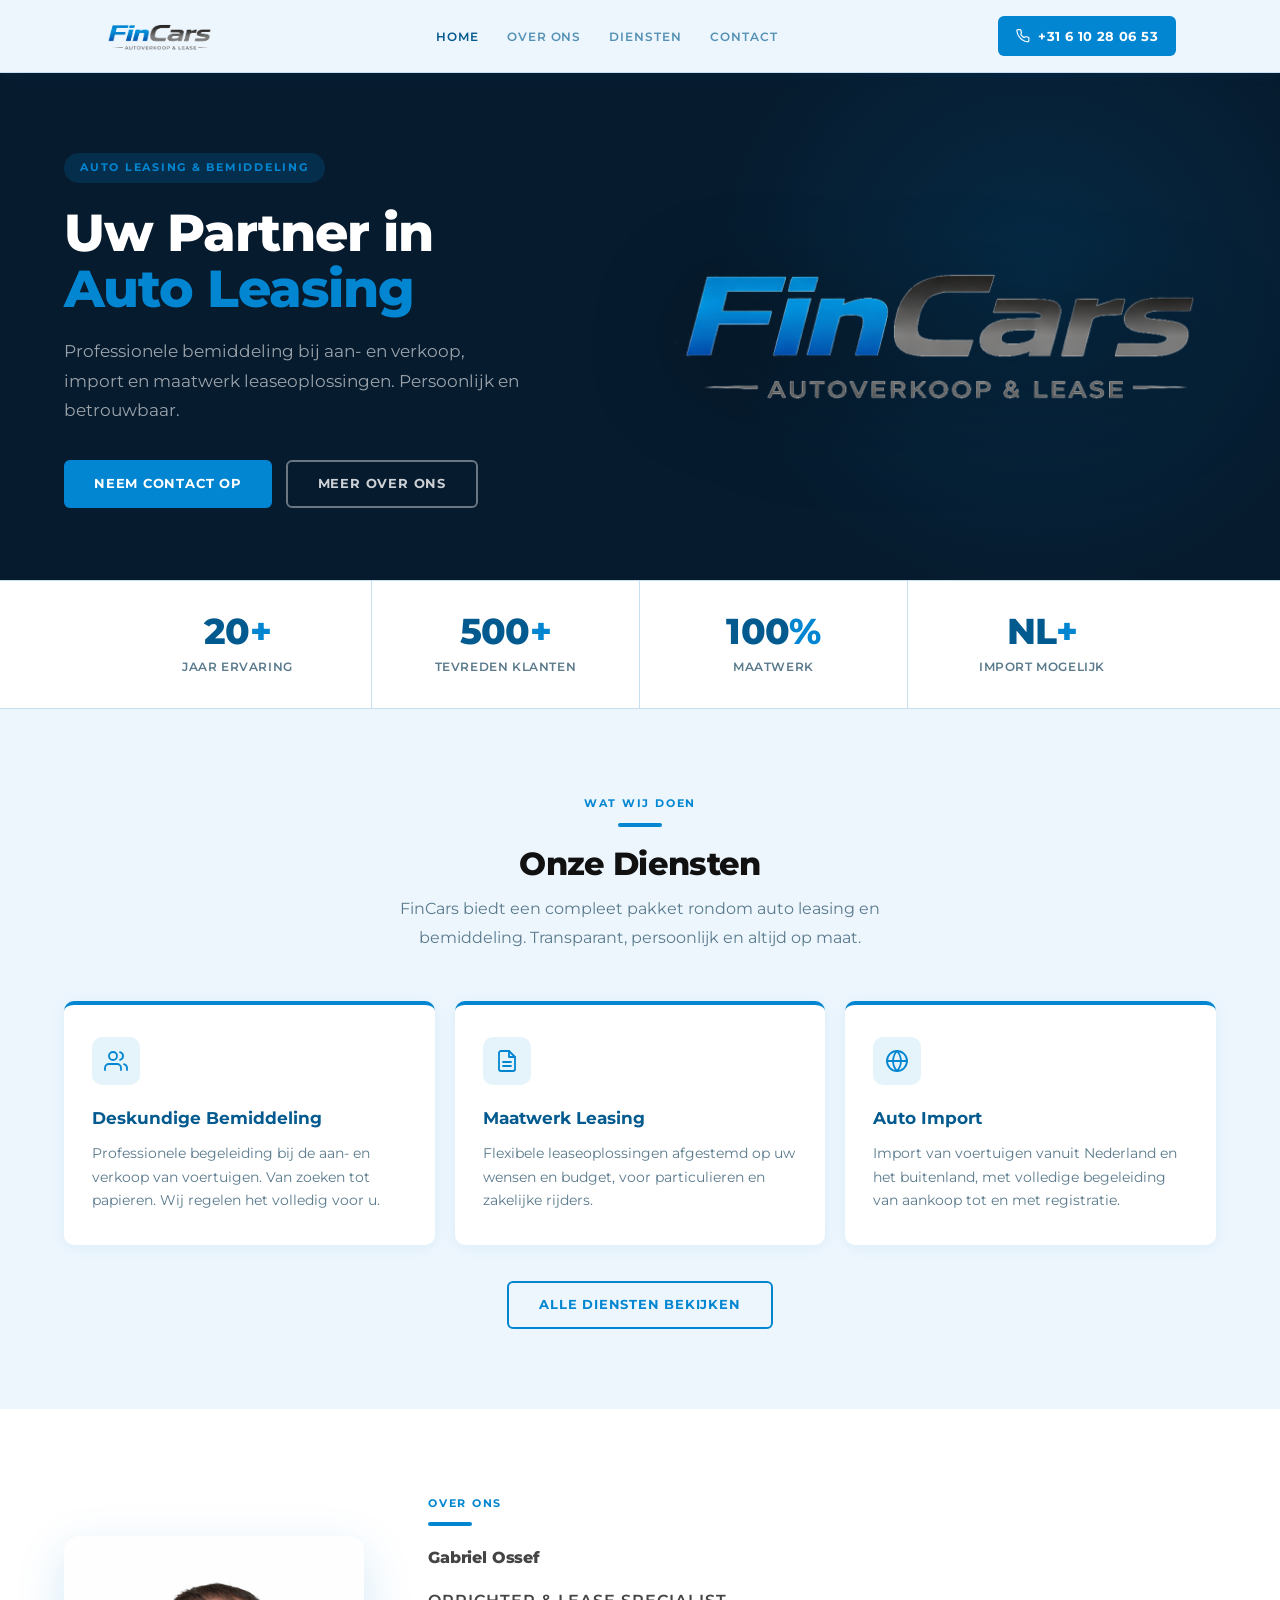
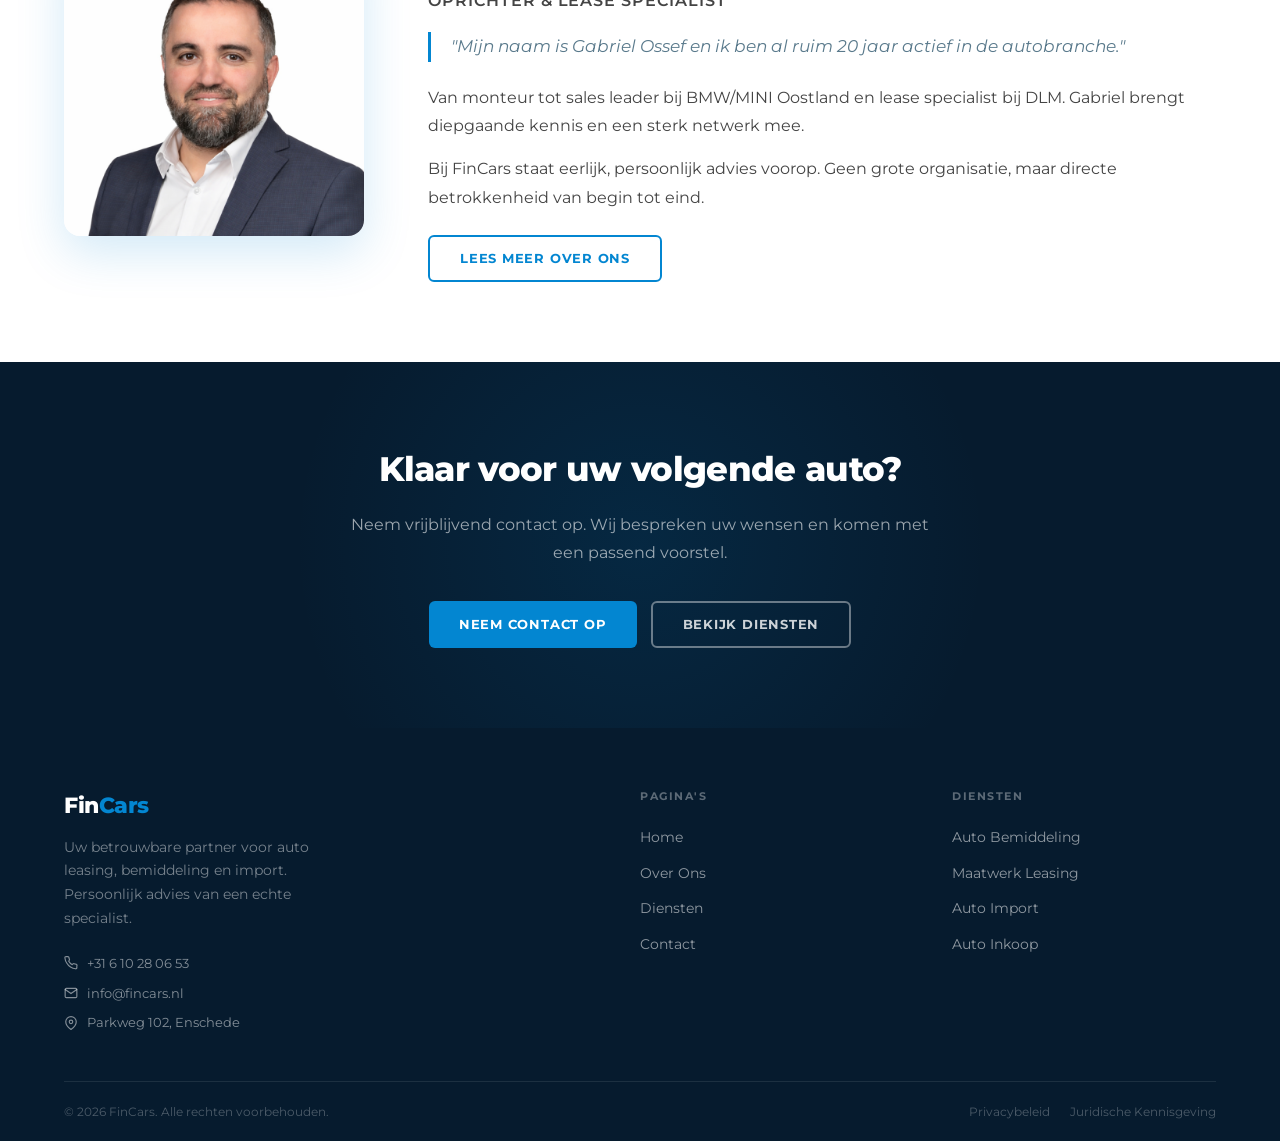
<file: index.html>
<!DOCTYPE html>
<html lang="nl">
<head>
  <meta charset="UTF-8">
  <meta name="viewport" content="width=device-width, initial-scale=1.0">
  <title>FinCars — Uw Partner in Auto Leasing &amp; Bemiddeling</title>
  <meta name="description" content="FinCars is gespecialiseerd in auto leasing, bemiddeling bij aan- en verkoop en import van voertuigen. Persoonlijk advies van Gabriel Ossef, meer dan 20 jaar ervaring.">
  <link href="https://fonts.googleapis.com/css2?family=Montserrat:wght@400;500;600;700;800&display=swap" rel="stylesheet">
  <link rel="icon" type="image/png" href="/huidig/afbeeldingen/hero-auto-nieuw.png">
  <link rel="stylesheet" href="css/style.css">
</head>
<body>

  <!-- NAVIGATIE -->
  <nav class="nav">
    <div class="nav-inner">
      <a href="/" class="nav-logo"><span class="fin">Fin</span><span class="cars">Cars</span></a>
      <a href="/" class="nav-logo-img-wrap">
        <img src="huidig/afbeeldingen/hero-auto-nieuw.png" alt="FinCars" class="nav-logo-img">
      </a>
      <ul class="nav-links">
        <li><a href="/" class="active">Home</a></li>
        <li><a href="/over-ons">Over Ons</a></li>
        <li><a href="/diensten">Diensten</a></li>
        <li><a href="/contact">Contact</a></li>
      </ul>
      <div class="nav-right">
      <a href="tel:+31610280653" class="nav-phone">
        <svg width="14" height="14" viewBox="0 0 24 24" fill="none" stroke="currentColor" stroke-width="2" stroke-linecap="round" stroke-linejoin="round"><path d="M22 16.92v3a2 2 0 0 1-2.18 2 19.79 19.79 0 0 1-8.63-3.07A19.5 19.5 0 0 1 4.69 12 19.79 19.79 0 0 1 1.59 3.33 2 2 0 0 1 3.55 1h3a2 2 0 0 1 2 1.72 12.84 12.84 0 0 0 .7 2.81 2 2 0 0 1-.45 2.11L8.09 8.91a16 16 0 0 0 6 6l1.27-1.27a2 2 0 0 1 2.11-.45 12.84 12.84 0 0 0 2.81.7A2 2 0 0 1 22 16.92z"/></svg>
        +31 6 10 28 06 53
      </a>
      <a href="tel:+31610280653" class="nav-phone-mobile" aria-label="Bellen">
        <svg width="18" height="18" viewBox="0 0 24 24" fill="none" stroke="currentColor" stroke-width="2" stroke-linecap="round" stroke-linejoin="round"><path d="M22 16.92v3a2 2 0 0 1-2.18 2 19.79 19.79 0 0 1-8.63-3.07A19.5 19.5 0 0 1 4.69 12 19.79 19.79 0 0 1 1.59 3.33 2 2 0 0 1 3.55 1h3a2 2 0 0 1 2 1.72 12.84 12.84 0 0 0 .7 2.81 2 2 0 0 1-.45 2.11L8.09 8.91a16 16 0 0 0 6 6l1.27-1.27a2 2 0 0 1 2.11-.45 12.84 12.84 0 0 0 2.81.7A2 2 0 0 1 22 16.92z"/></svg>
      </a>
      <button class="nav-hamburger" id="hamburger" aria-label="Menu openen">
        <span></span><span></span><span></span>
      </button>
      </div>
    </div>
  </nav>

  <!-- MOBIEL MENU -->
  <div class="nav-mobile" id="mobileNav">
    <ul>
      <li><a href="/" class="active">Home</a></li>
      <li><a href="/over-ons">Over Ons</a></li>
      <li><a href="/diensten">Diensten</a></li>
      <li><a href="/contact">Contact</a></li>
    </ul>
    <a href="tel:+31610280653" class="nav-mobile-phone">
      <svg width="16" height="16" viewBox="0 0 24 24" fill="none" stroke="currentColor" stroke-width="2" stroke-linecap="round" stroke-linejoin="round"><path d="M22 16.92v3a2 2 0 0 1-2.18 2 19.79 19.79 0 0 1-8.63-3.07A19.5 19.5 0 0 1 4.69 12 19.79 19.79 0 0 1 1.59 3.33 2 2 0 0 1 3.55 1h3a2 2 0 0 1 2 1.72 12.84 12.84 0 0 0 .7 2.81 2 2 0 0 1-.45 2.11L8.09 8.91a16 16 0 0 0 6 6l1.27-1.27a2 2 0 0 1 2.11-.45 12.84 12.84 0 0 0 2.81.7A2 2 0 0 1 22 16.92z"/></svg>
      +31 6 10 28 06 53
    </a>
  </div>

  <!-- HERO -->
  <section class="hero">
    <div class="hero-inner">
      <div class="hero-text">
        <span class="hero-tag">Auto Leasing &amp; Bemiddeling</span>
        <h1>Uw Partner in<br><span class="hero-highlight">Auto Leasing</span></h1>
        <p>Professionele bemiddeling bij aan- en verkoop, import en maatwerk leaseoplossingen. Persoonlijk en betrouwbaar.</p>
        <div class="hero-btns">
          <a href="/contact" class="btn btn-primary">Neem contact op</a>
          <a href="/over-ons" class="btn btn-outline">Meer over ons</a>
        </div>
      </div>
      <div class="hero-image">
        <img src="huidig/afbeeldingen/hero-auto-nieuw.png" alt="FinCars auto leasing en bemiddeling">
      </div>
    </div>
  </section>

  <!-- STATS BAR -->
  <div class="stats-bar">
    <div class="stats-bar-inner">
      <div class="stat-item">
        <div class="stat-num">20<span>+</span></div>
        <div class="stat-label">Jaar ervaring</div>
      </div>
      <div class="stat-item">
        <div class="stat-num">500<span>+</span></div>
        <div class="stat-label">Tevreden klanten</div>
      </div>
      <div class="stat-item">
        <div class="stat-num">100<span>%</span></div>
        <div class="stat-label">Maatwerk</div>
      </div>
      <div class="stat-item">
        <div class="stat-num">NL<span>+</span></div>
        <div class="stat-label">Import mogelijk</div>
      </div>
    </div>
  </div>

  <!-- DIENSTEN OVERZICHT -->
  <section class="section section-licht">
    <div class="section-inner">
      <div class="section-header center">
        <span class="section-tag">Wat wij doen</span>
        <div class="accent-line"></div>
        <h2>Onze Diensten</h2>
        <p>FinCars biedt een compleet pakket rondom auto leasing en bemiddeling. Transparant, persoonlijk en altijd op maat.</p>
      </div>
      <div class="cards-grid">
        <div class="service-card">
          <div class="service-card-icon">
            <svg width="24" height="24" viewBox="0 0 24 24" fill="none" stroke="#0386D1" stroke-width="1.8" stroke-linecap="round" stroke-linejoin="round">
              <path d="M17 21v-2a4 4 0 0 0-4-4H5a4 4 0 0 0-4 4v2"/>
              <circle cx="9" cy="7" r="4"/>
              <path d="M23 21v-2a4 4 0 0 0-3-3.87"/>
              <path d="M16 3.13a4 4 0 0 1 0 7.75"/>
            </svg>
          </div>
          <h3>Deskundige Bemiddeling</h3>
          <p>Professionele begeleiding bij de aan- en verkoop van voertuigen. Van zoeken tot papieren. Wij regelen het volledig voor u.</p>
        </div>
        <div class="service-card">
          <div class="service-card-icon">
            <svg width="24" height="24" viewBox="0 0 24 24" fill="none" stroke="#0386D1" stroke-width="1.8" stroke-linecap="round" stroke-linejoin="round">
              <path d="M14 2H6a2 2 0 0 0-2 2v16a2 2 0 0 0 2 2h12a2 2 0 0 0 2-2V8z"/>
              <polyline points="14 2 14 8 20 8"/>
              <line x1="16" y1="13" x2="8" y2="13"/>
              <line x1="16" y1="17" x2="8" y2="17"/>
            </svg>
          </div>
          <h3>Maatwerk Leasing</h3>
          <p>Flexibele leaseoplossingen afgestemd op uw wensen en budget, voor particulieren en zakelijke rijders.</p>
        </div>
        <div class="service-card">
          <div class="service-card-icon">
            <svg width="24" height="24" viewBox="0 0 24 24" fill="none" stroke="#0386D1" stroke-width="1.8" stroke-linecap="round" stroke-linejoin="round">
              <circle cx="12" cy="12" r="10"/>
              <line x1="2" y1="12" x2="22" y2="12"/>
              <path d="M12 2a15.3 15.3 0 0 1 4 10 15.3 15.3 0 0 1-4 10 15.3 15.3 0 0 1-4-10 15.3 15.3 0 0 1 4-10z"/>
            </svg>
          </div>
          <h3>Auto Import</h3>
          <p>Import van voertuigen vanuit Nederland en het buitenland, met volledige begeleiding van aankoop tot en met registratie.</p>
        </div>
      </div>
      <div class="cards-center">
        <a href="/diensten" class="btn btn-outline-dark">Alle diensten bekijken</a>
      </div>
    </div>
  </section>

  <!-- OVER ONS TEASER -->
  <section class="section section-white">
    <div class="section-inner">
      <div class="about-grid">
        <img src="huidig/afbeeldingen/profiel-gabriel.png" alt="Gabriel Ossef" class="about-photo">
        <div class="about-text">
          <span class="section-tag">Over ons</span>
          <div class="accent-line"></div>
          <p class="about-name">Gabriel Ossef</p>
          <p class="about-title">Oprichter &amp; Lease Specialist</p>
          <blockquote>"Mijn naam is Gabriel Ossef en ik ben al ruim 20 jaar actief in de autobranche."</blockquote>
          <p>Van monteur tot sales leader bij BMW/MINI Oostland en lease specialist bij DLM. Gabriel brengt diepgaande kennis en een sterk netwerk mee.</p>
          <p>Bij FinCars staat eerlijk, persoonlijk advies voorop. Geen grote organisatie, maar directe betrokkenheid van begin tot eind.</p>
          <a href="/over-ons" class="btn btn-outline-dark">Lees meer over ons</a>
        </div>
      </div>
    </div>
  </section>

  <!-- CTA -->
  <section class="cta-section">
    <div class="cta-inner">
      <h2>Klaar voor uw volgende auto?</h2>
      <p>Neem vrijblijvend contact op. Wij bespreken uw wensen en komen met een passend voorstel.</p>
      <div class="cta-btns">
        <a href="/contact" class="btn btn-primary">Neem contact op</a>
        <a href="/diensten" class="btn btn-outline">Bekijk diensten</a>
      </div>
    </div>
  </section>

  <!-- FOOTER -->
  <footer class="footer">
    <div class="footer-inner">
      <div class="footer-grid">
        <div>
          <div class="footer-logo"><span class="fin">Fin</span><span class="cars">Cars</span></div>
          <p class="footer-tagline">Uw betrouwbare partner voor auto leasing, bemiddeling en import. Persoonlijk advies van een echte specialist.</p>
          <div class="footer-contact-info">
            <a href="tel:+31610280653">
              <svg width="14" height="14" viewBox="0 0 24 24" fill="none" stroke="currentColor" stroke-width="2" stroke-linecap="round" stroke-linejoin="round"><path d="M22 16.92v3a2 2 0 0 1-2.18 2 19.79 19.79 0 0 1-8.63-3.07A19.5 19.5 0 0 1 4.69 12 19.79 19.79 0 0 1 1.59 3.33 2 2 0 0 1 3.55 1h3a2 2 0 0 1 2 1.72 12.84 12.84 0 0 0 .7 2.81 2 2 0 0 1-.45 2.11L8.09 8.91a16 16 0 0 0 6 6l1.27-1.27a2 2 0 0 1 2.11-.45 12.84 12.84 0 0 0 2.81.7A2 2 0 0 1 22 16.92z"/></svg>
              +31 6 10 28 06 53
            </a>
            <a href="mailto:info@fincars.nl">
              <svg width="14" height="14" viewBox="0 0 24 24" fill="none" stroke="currentColor" stroke-width="2" stroke-linecap="round" stroke-linejoin="round"><path d="M4 4h16c1.1 0 2 .9 2 2v12c0 1.1-.9 2-2 2H4c-1.1 0-2-.9-2-2V6c0-1.1.9-2 2-2z"/><polyline points="22,6 12,13 2,6"/></svg>
              info@fincars.nl
            </a>
            <a href="#">
              <svg width="14" height="14" viewBox="0 0 24 24" fill="none" stroke="currentColor" stroke-width="2" stroke-linecap="round" stroke-linejoin="round"><path d="M21 10c0 7-9 13-9 13s-9-6-9-13a9 9 0 0 1 18 0z"/><circle cx="12" cy="10" r="3"/></svg>
              Parkweg 102, Enschede
            </a>
          </div>
        </div>
        <div class="footer-col">
          <h4>Pagina's</h4>
          <ul>
            <li><a href="/">Home</a></li>
            <li><a href="/over-ons">Over Ons</a></li>
            <li><a href="/diensten">Diensten</a></li>
            <li><a href="/contact">Contact</a></li>
          </ul>
        </div>
        <div class="footer-col">
          <h4>Diensten</h4>
          <ul>
            <li><a href="/diensten">Auto Bemiddeling</a></li>
            <li><a href="/diensten">Maatwerk Leasing</a></li>
            <li><a href="/diensten">Auto Import</a></li>
            <li><a href="/diensten">Auto Inkoop</a></li>
          </ul>
        </div>
      </div>
      <div class="footer-bottom">
        <p>&copy; 2026 FinCars. Alle rechten voorbehouden.</p>
        <div class="footer-bottom-links">
          <a href="#">Privacybeleid</a>
          <a href="#">Juridische Kennisgeving</a>
        </div>
      </div>
    </div>
  </footer>

  <script src="js/main.js"></script>
</body>
</html>
</file>
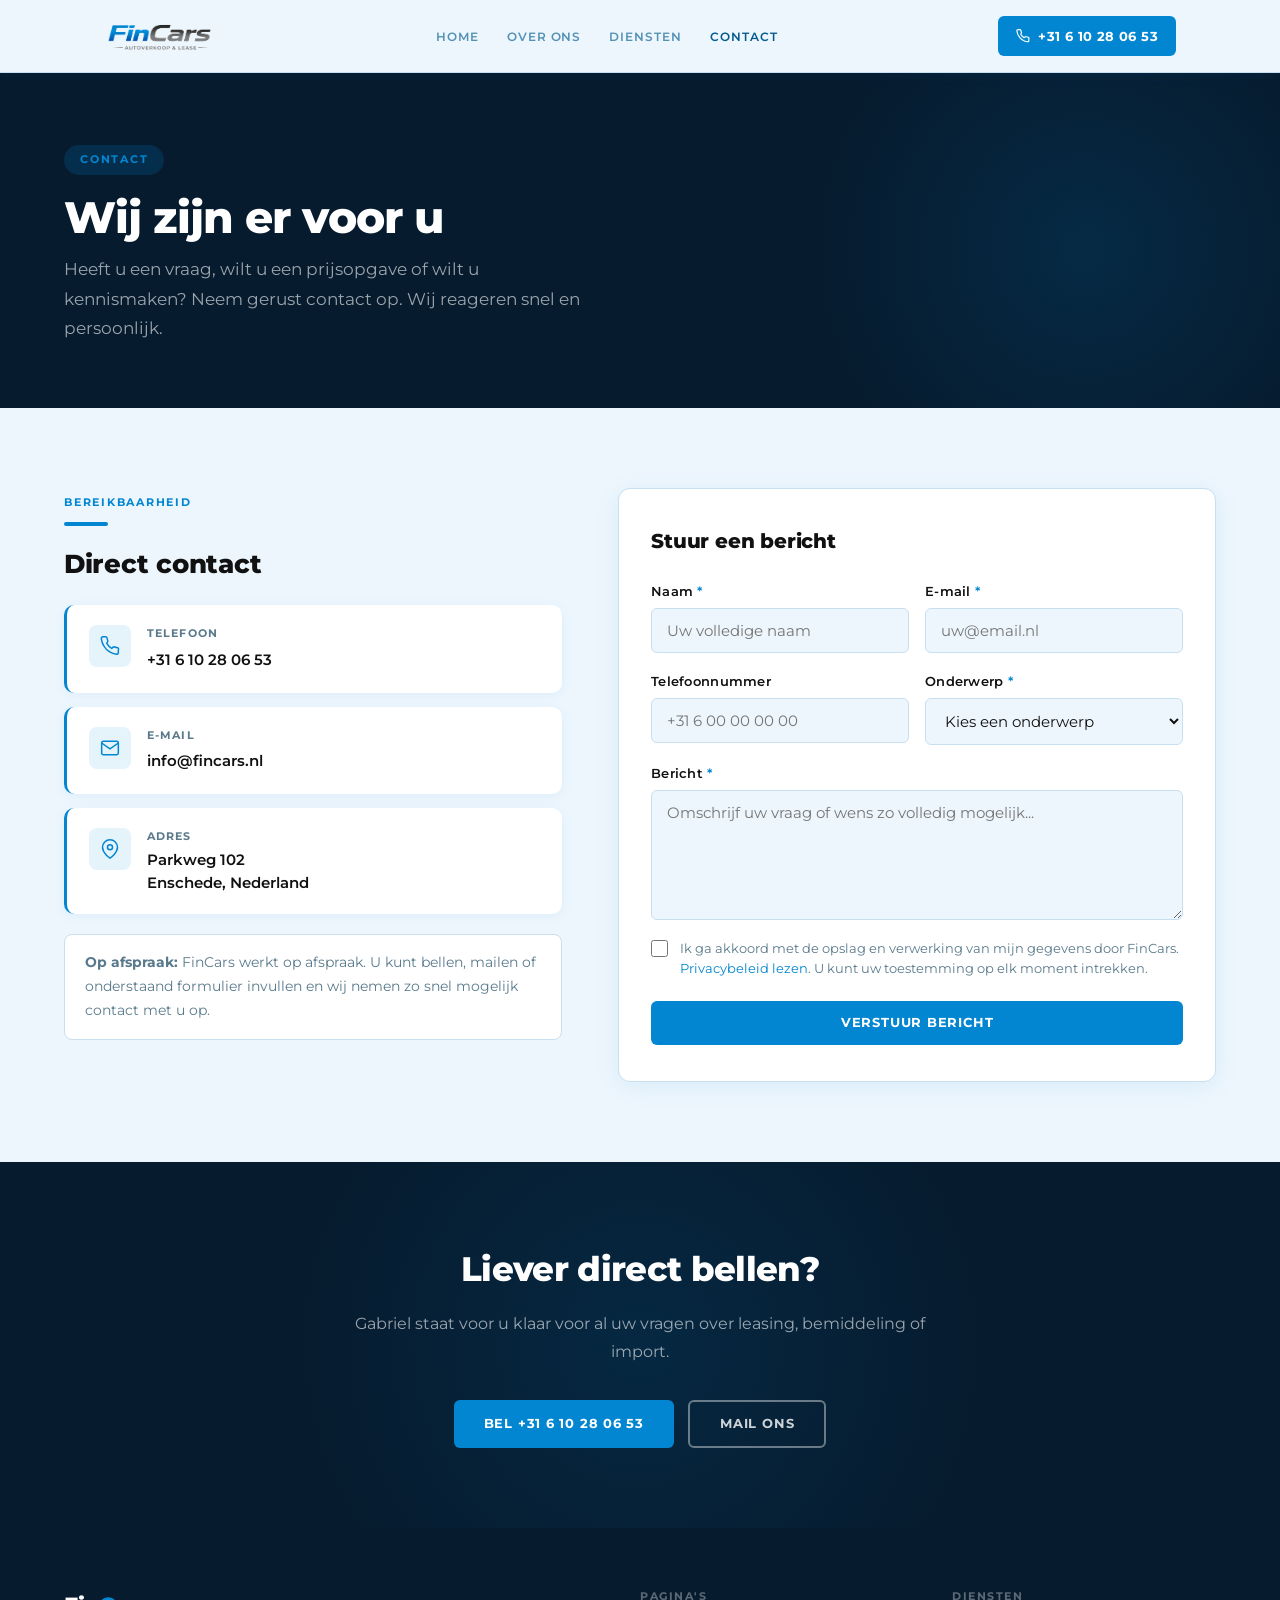
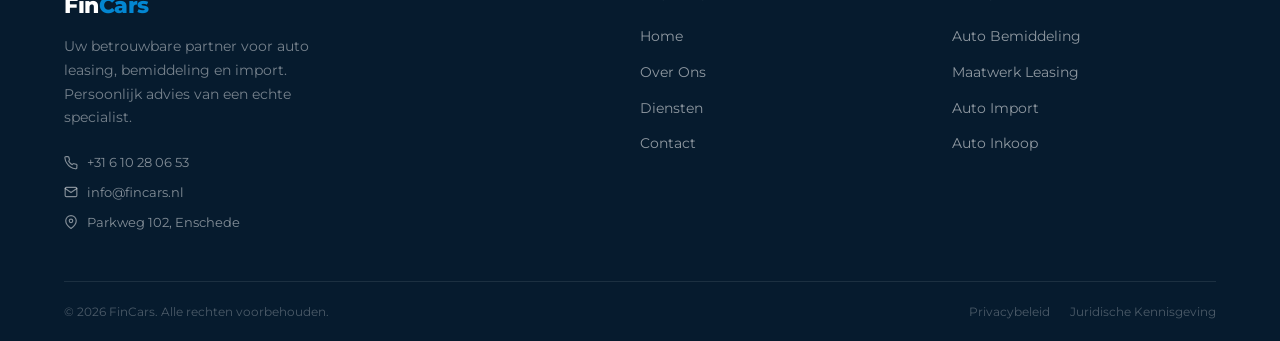
<file: contact.html>
<!DOCTYPE html>
<html lang="nl">
<head>
  <meta charset="UTF-8">
  <meta name="viewport" content="width=device-width, initial-scale=1.0">
  <title>Contact — FinCars</title>
  <meta name="description" content="Neem contact op met FinCars voor een vrijblijvende offerte of adviesgesprek. Bel, mail of stuur een bericht via het contactformulier.">
  <link href="https://fonts.googleapis.com/css2?family=Montserrat:wght@400;500;600;700;800&display=swap" rel="stylesheet">
  <link rel="icon" type="image/png" href="/huidig/afbeeldingen/hero-auto-nieuw.png">
  <link rel="stylesheet" href="css/style.css">
</head>
<body>

  <nav class="nav">
    <div class="nav-inner">
      <a href="/" class="nav-logo"><span class="fin">Fin</span><span class="cars">Cars</span></a>
      <a href="/" class="nav-logo-img-wrap">
        <img src="huidig/afbeeldingen/hero-auto-nieuw.png" alt="FinCars" class="nav-logo-img">
      </a>
      <ul class="nav-links">
        <li><a href="/">Home</a></li>
        <li><a href="/over-ons">Over Ons</a></li>
        <li><a href="/diensten">Diensten</a></li>
        <li><a href="/contact" class="active">Contact</a></li>
      </ul>
      <div class="nav-right">
      <a href="tel:+31610280653" class="nav-phone">
        <svg width="14" height="14" viewBox="0 0 24 24" fill="none" stroke="currentColor" stroke-width="2" stroke-linecap="round" stroke-linejoin="round"><path d="M22 16.92v3a2 2 0 0 1-2.18 2 19.79 19.79 0 0 1-8.63-3.07A19.5 19.5 0 0 1 4.69 12 19.79 19.79 0 0 1 1.59 3.33 2 2 0 0 1 3.55 1h3a2 2 0 0 1 2 1.72 12.84 12.84 0 0 0 .7 2.81 2 2 0 0 1-.45 2.11L8.09 8.91a16 16 0 0 0 6 6l1.27-1.27a2 2 0 0 1 2.11-.45 12.84 12.84 0 0 0 2.81.7A2 2 0 0 1 22 16.92z"/></svg>
        +31 6 10 28 06 53
      </a>
      <a href="tel:+31610280653" class="nav-phone-mobile" aria-label="Bellen">
        <svg width="18" height="18" viewBox="0 0 24 24" fill="none" stroke="currentColor" stroke-width="2" stroke-linecap="round" stroke-linejoin="round"><path d="M22 16.92v3a2 2 0 0 1-2.18 2 19.79 19.79 0 0 1-8.63-3.07A19.5 19.5 0 0 1 4.69 12 19.79 19.79 0 0 1 1.59 3.33 2 2 0 0 1 3.55 1h3a2 2 0 0 1 2 1.72 12.84 12.84 0 0 0 .7 2.81 2 2 0 0 1-.45 2.11L8.09 8.91a16 16 0 0 0 6 6l1.27-1.27a2 2 0 0 1 2.11-.45 12.84 12.84 0 0 0 2.81.7A2 2 0 0 1 22 16.92z"/></svg>
      </a>
      <button class="nav-hamburger" id="hamburger" aria-label="Menu openen">
        <span></span><span></span><span></span>
      </button>
      </div>
    </div>
  </nav>

  <div class="nav-mobile" id="mobileNav">
    <ul>
      <li><a href="/">Home</a></li>
      <li><a href="/over-ons">Over Ons</a></li>
      <li><a href="/diensten">Diensten</a></li>
      <li><a href="/contact" class="active">Contact</a></li>
    </ul>
    <a href="tel:+31610280653" class="nav-mobile-phone">
      <svg width="16" height="16" viewBox="0 0 24 24" fill="none" stroke="currentColor" stroke-width="2" stroke-linecap="round" stroke-linejoin="round"><path d="M22 16.92v3a2 2 0 0 1-2.18 2 19.79 19.79 0 0 1-8.63-3.07A19.5 19.5 0 0 1 4.69 12 19.79 19.79 0 0 1 1.59 3.33 2 2 0 0 1 3.55 1h3a2 2 0 0 1 2 1.72 12.84 12.84 0 0 0 .7 2.81 2 2 0 0 1-.45 2.11L8.09 8.91a16 16 0 0 0 6 6l1.27-1.27a2 2 0 0 1 2.11-.45 12.84 12.84 0 0 0 2.81.7A2 2 0 0 1 22 16.92z"/></svg>
      +31 6 10 28 06 53
    </a>
  </div>

  <!-- PAGE HERO -->
  <section class="page-hero">
    <div class="page-hero-inner">
      <span class="page-hero-tag">Contact</span>
      <h1>Wij zijn er voor u</h1>
      <p>Heeft u een vraag, wilt u een prijsopgave of wilt u kennismaken? Neem gerust contact op. Wij reageren snel en persoonlijk.</p>
    </div>
  </section>

  <!-- CONTACT SECTIE -->
  <section class="section section-licht">
    <div class="contact-layout">

      <!-- CONTACT INFO -->
      <div>
        <span class="section-tag">Bereikbaarheid</span>
        <div class="accent-line"></div>
        <h2 style="font-size:26px; font-weight:800; color:var(--zwart); letter-spacing:-0.01em; margin-bottom:20px;">Direct contact</h2>
        <div class="contact-info-cards">
          <div class="contact-card">
            <div class="contact-card-icon">
              <svg width="20" height="20" viewBox="0 0 24 24" fill="none" stroke="#0386D1" stroke-width="1.8" stroke-linecap="round" stroke-linejoin="round">
                <path d="M22 16.92v3a2 2 0 0 1-2.18 2 19.79 19.79 0 0 1-8.63-3.07A19.5 19.5 0 0 1 4.69 12 19.79 19.79 0 0 1 1.59 3.33 2 2 0 0 1 3.55 1h3a2 2 0 0 1 2 1.72 12.84 12.84 0 0 0 .7 2.81 2 2 0 0 1-.45 2.11L8.09 8.91a16 16 0 0 0 6 6l1.27-1.27a2 2 0 0 1 2.11-.45 12.84 12.84 0 0 0 2.81.7A2 2 0 0 1 22 16.92z"/>
              </svg>
            </div>
            <div class="contact-card-text">
              <h4>Telefoon</h4>
              <a href="tel:+31610280653">+31 6 10 28 06 53</a>
            </div>
          </div>
          <div class="contact-card">
            <div class="contact-card-icon">
              <svg width="20" height="20" viewBox="0 0 24 24" fill="none" stroke="#0386D1" stroke-width="1.8" stroke-linecap="round" stroke-linejoin="round">
                <path d="M4 4h16c1.1 0 2 .9 2 2v12c0 1.1-.9 2-2 2H4c-1.1 0-2-.9-2-2V6c0-1.1.9-2 2-2z"/>
                <polyline points="22,6 12,13 2,6"/>
              </svg>
            </div>
            <div class="contact-card-text">
              <h4>E-mail</h4>
              <a href="mailto:info@fincars.nl">info@fincars.nl</a>
            </div>
          </div>
          <div class="contact-card">
            <div class="contact-card-icon">
              <svg width="20" height="20" viewBox="0 0 24 24" fill="none" stroke="#0386D1" stroke-width="1.8" stroke-linecap="round" stroke-linejoin="round">
                <path d="M21 10c0 7-9 13-9 13s-9-6-9-13a9 9 0 0 1 18 0z"/>
                <circle cx="12" cy="10" r="3"/>
              </svg>
            </div>
            <div class="contact-card-text">
              <h4>Adres</h4>
              <p>Parkweg 102<br>Enschede, Nederland</p>
            </div>
          </div>
        </div>
        <div class="contact-note">
          <strong>Op afspraak:</strong> FinCars werkt op afspraak. U kunt bellen, mailen of onderstaand formulier invullen en wij nemen zo snel mogelijk contact met u op.
        </div>
      </div>

      <!-- FORMULIER -->
      <div class="form-box">
        <h3>Stuur een bericht</h3>
        <div id="formStatus" class="form-status"></div>
        <form id="contactForm" novalidate>
          <div class="form-row">
            <div class="form-group">
              <label for="naam">Naam <span style="color:var(--main)">*</span></label>
              <input type="text" id="naam" name="naam" placeholder="Uw volledige naam" required>
            </div>
            <div class="form-group">
              <label for="email">E-mail <span style="color:var(--main)">*</span></label>
              <input type="email" id="email" name="email" placeholder="uw@email.nl" required>
            </div>
          </div>
          <div class="form-row">
            <div class="form-group">
              <label for="telefoon">Telefoonnummer</label>
              <input type="tel" id="telefoon" name="telefoon" placeholder="+31 6 00 00 00 00">
            </div>
            <div class="form-group">
              <label for="onderwerp">Onderwerp <span style="color:var(--main)">*</span></label>
              <select id="onderwerp" name="onderwerp" required>
                <option value="">Kies een onderwerp</option>
                <option value="Leasing aanvraag">Leasing aanvraag</option>
                <option value="Auto bemiddeling">Auto bemiddeling</option>
                <option value="Auto import">Auto import</option>
                <option value="Auto inkoop / taxatie">Auto inkoop / taxatie</option>
                <option value="Prijsopgave">Prijsopgave</option>
                <option value="Algemene vraag">Algemene vraag</option>
              </select>
            </div>
          </div>
          <div class="form-group">
            <label for="bericht">Bericht <span style="color:var(--main)">*</span></label>
            <textarea id="bericht" name="bericht" placeholder="Omschrijf uw vraag of wens zo volledig mogelijk..." required></textarea>
          </div>
          <div class="form-check">
            <input type="checkbox" id="privacy" name="privacy" value="1" required>
            <label for="privacy">Ik ga akkoord met de opslag en verwerking van mijn gegevens door FinCars. <a href="#">Privacybeleid lezen</a>. U kunt uw toestemming op elk moment intrekken.</label>
          </div>
          <button type="submit" class="btn btn-primary" style="width:100%;">Verstuur bericht</button>
        </form>
      </div>

    </div>
  </section>

  <!-- CTA -->
  <section class="cta-section">
    <div class="cta-inner">
      <h2>Liever direct bellen?</h2>
      <p>Gabriel staat voor u klaar voor al uw vragen over leasing, bemiddeling of import.</p>
      <div class="cta-btns">
        <a href="tel:+31610280653" class="btn btn-primary">Bel +31 6 10 28 06 53</a>
        <a href="mailto:info@fincars.nl" class="btn btn-outline">Mail ons</a>
      </div>
    </div>
  </section>

  <!-- FOOTER -->
  <footer class="footer">
    <div class="footer-inner">
      <div class="footer-grid">
        <div>
          <div class="footer-logo"><span class="fin">Fin</span><span class="cars">Cars</span></div>
          <p class="footer-tagline">Uw betrouwbare partner voor auto leasing, bemiddeling en import. Persoonlijk advies van een echte specialist.</p>
          <div class="footer-contact-info">
            <a href="tel:+31610280653">
              <svg width="14" height="14" viewBox="0 0 24 24" fill="none" stroke="currentColor" stroke-width="2" stroke-linecap="round" stroke-linejoin="round"><path d="M22 16.92v3a2 2 0 0 1-2.18 2 19.79 19.79 0 0 1-8.63-3.07A19.5 19.5 0 0 1 4.69 12 19.79 19.79 0 0 1 1.59 3.33 2 2 0 0 1 3.55 1h3a2 2 0 0 1 2 1.72 12.84 12.84 0 0 0 .7 2.81 2 2 0 0 1-.45 2.11L8.09 8.91a16 16 0 0 0 6 6l1.27-1.27a2 2 0 0 1 2.11-.45 12.84 12.84 0 0 0 2.81.7A2 2 0 0 1 22 16.92z"/></svg>
              +31 6 10 28 06 53
            </a>
            <a href="mailto:info@fincars.nl">
              <svg width="14" height="14" viewBox="0 0 24 24" fill="none" stroke="currentColor" stroke-width="2" stroke-linecap="round" stroke-linejoin="round"><path d="M4 4h16c1.1 0 2 .9 2 2v12c0 1.1-.9 2-2 2H4c-1.1 0-2-.9-2-2V6c0-1.1.9-2 2-2z"/><polyline points="22,6 12,13 2,6"/></svg>
              info@fincars.nl
            </a>
            <a href="#">
              <svg width="14" height="14" viewBox="0 0 24 24" fill="none" stroke="currentColor" stroke-width="2" stroke-linecap="round" stroke-linejoin="round"><path d="M21 10c0 7-9 13-9 13s-9-6-9-13a9 9 0 0 1 18 0z"/><circle cx="12" cy="10" r="3"/></svg>
              Parkweg 102, Enschede
            </a>
          </div>
        </div>
        <div class="footer-col">
          <h4>Pagina's</h4>
          <ul>
            <li><a href="/">Home</a></li>
            <li><a href="/over-ons">Over Ons</a></li>
            <li><a href="/diensten">Diensten</a></li>
            <li><a href="/contact">Contact</a></li>
          </ul>
        </div>
        <div class="footer-col">
          <h4>Diensten</h4>
          <ul>
            <li><a href="/diensten">Auto Bemiddeling</a></li>
            <li><a href="/diensten">Maatwerk Leasing</a></li>
            <li><a href="/diensten">Auto Import</a></li>
            <li><a href="/diensten">Auto Inkoop</a></li>
          </ul>
        </div>
      </div>
      <div class="footer-bottom">
        <p>&copy; 2026 FinCars. Alle rechten voorbehouden.</p>
        <div class="footer-bottom-links">
          <a href="#">Privacybeleid</a>
          <a href="#">Juridische Kennisgeving</a>
        </div>
      </div>
    </div>
  </footer>

  <script src="js/main.js"></script>
</body>
</html>
</file>
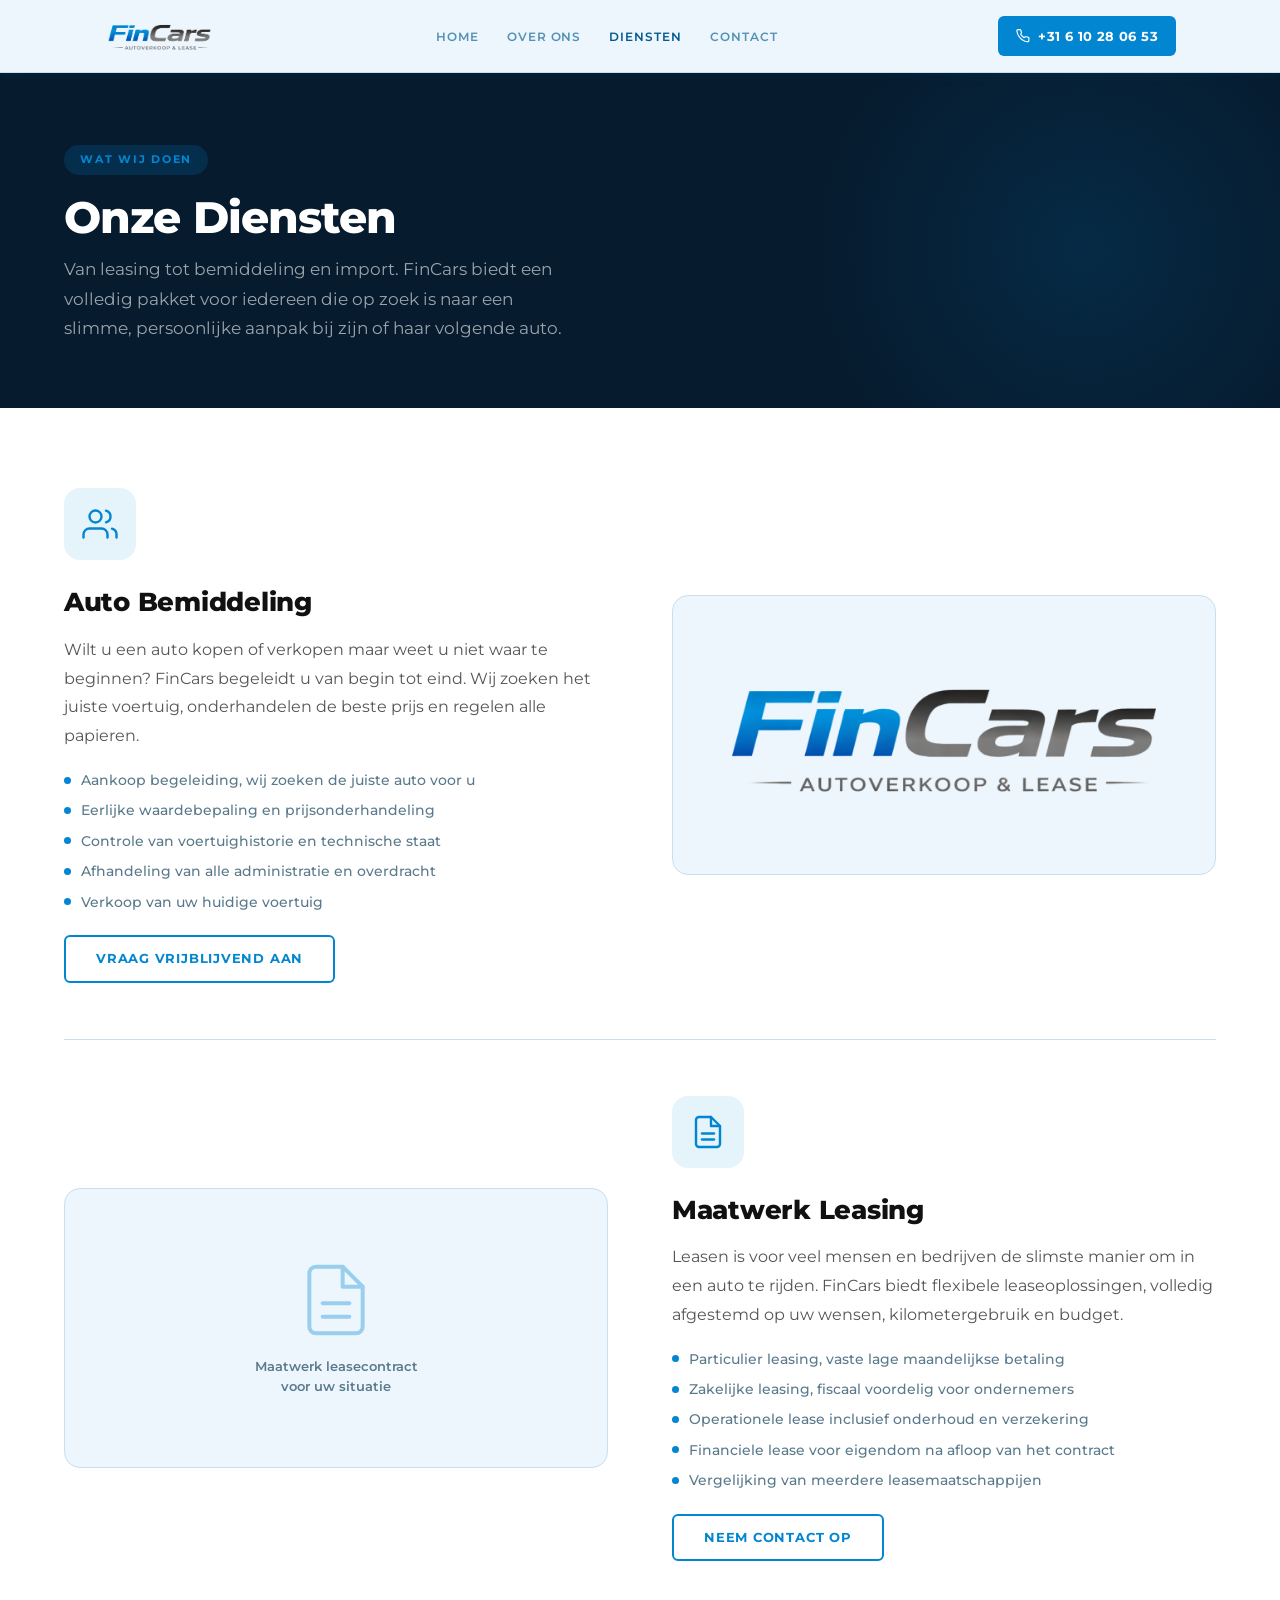
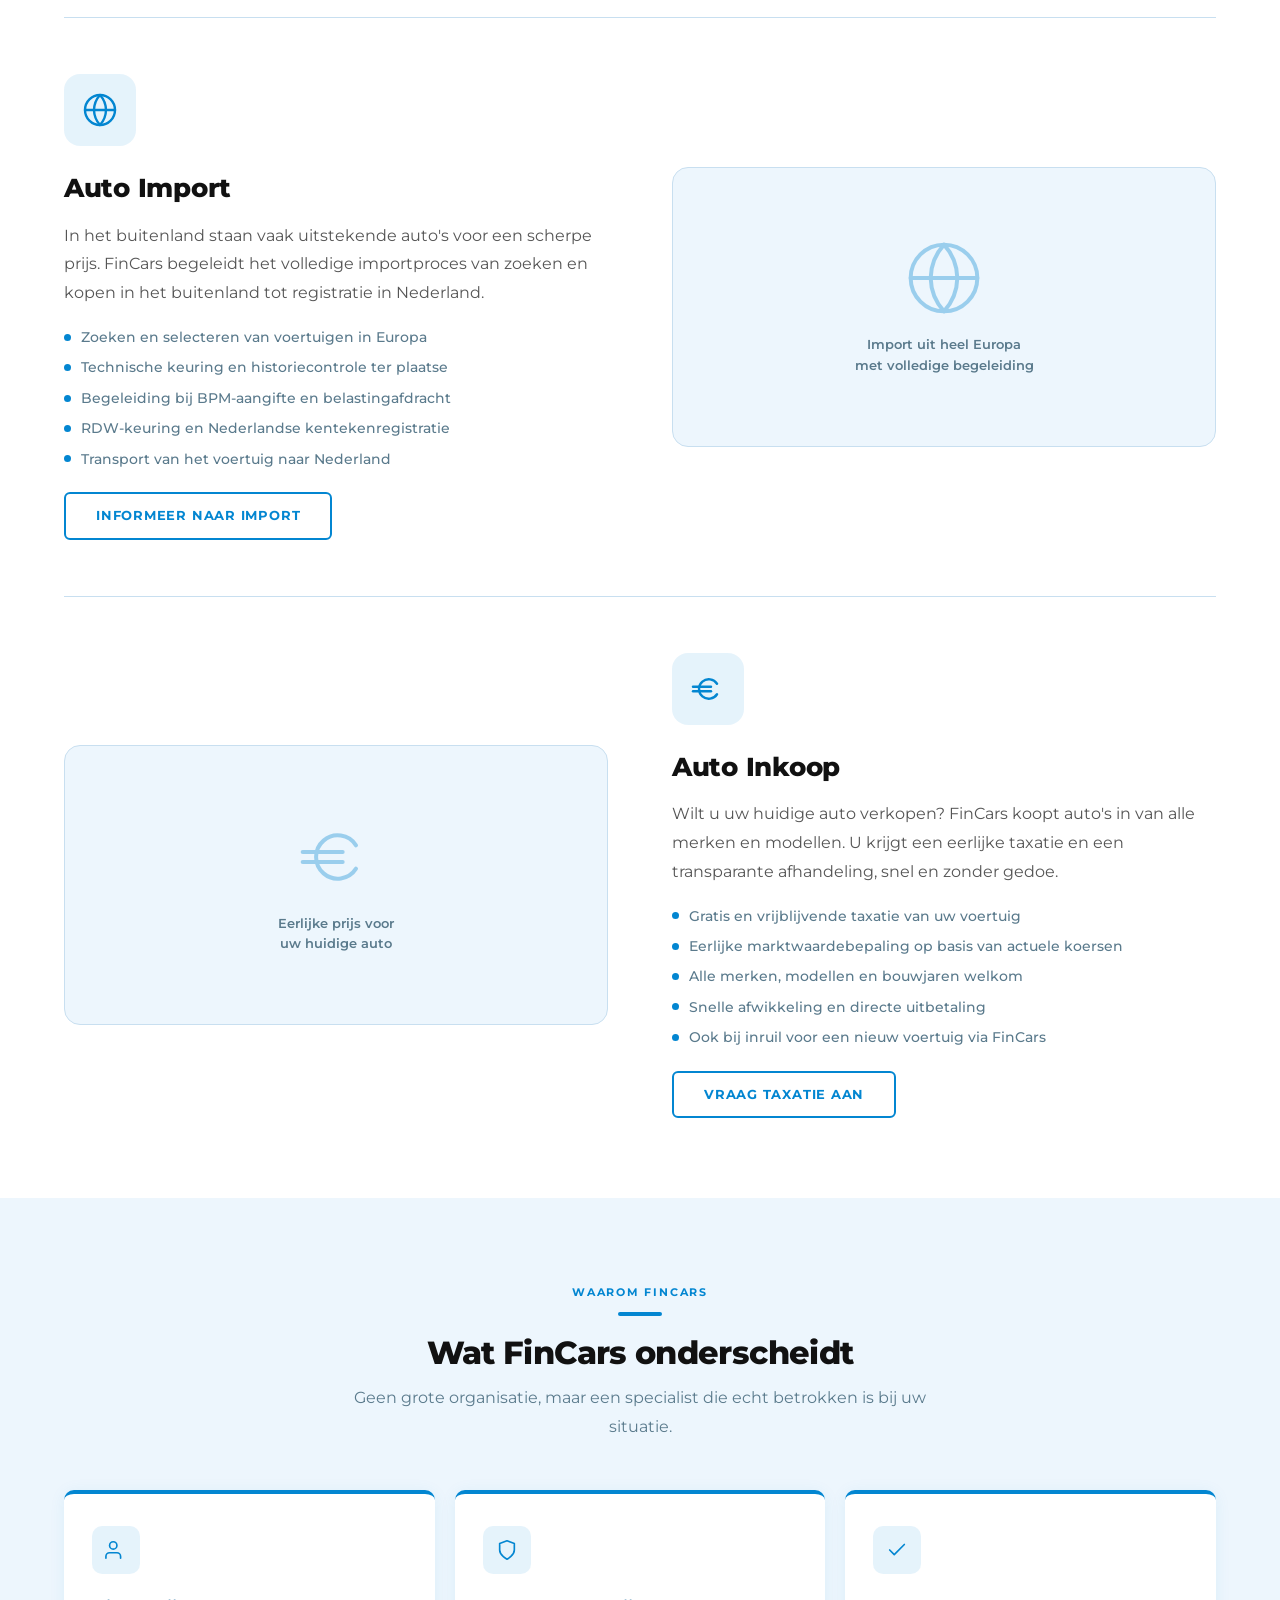
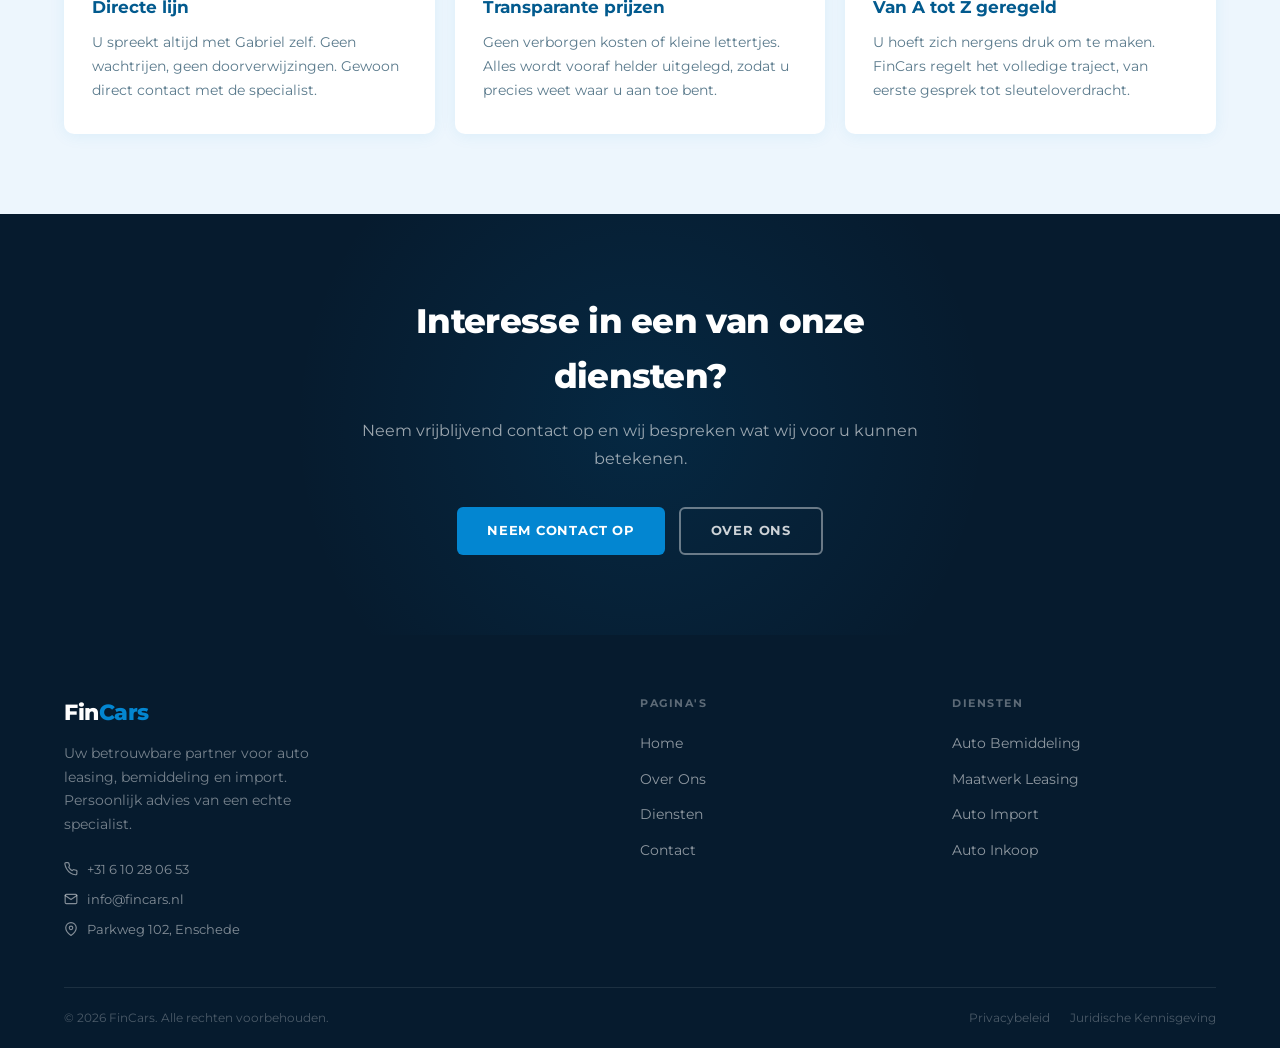
<file: diensten.html>
<!DOCTYPE html>
<html lang="nl">
<head>
  <meta charset="UTF-8">
  <meta name="viewport" content="width=device-width, initial-scale=1.0">
  <title>Diensten — FinCars</title>
  <meta name="description" content="Bekijk alle diensten van FinCars: auto bemiddeling, maatwerk leasing, auto import en auto inkoop. Persoonlijk advies van Gabriel Ossef.">
  <link href="https://fonts.googleapis.com/css2?family=Montserrat:wght@400;500;600;700;800&display=swap" rel="stylesheet">
  <link rel="icon" type="image/png" href="/huidig/afbeeldingen/hero-auto-nieuw.png">
  <link rel="stylesheet" href="css/style.css">
</head>
<body>

  <nav class="nav">
    <div class="nav-inner">
      <a href="/" class="nav-logo"><span class="fin">Fin</span><span class="cars">Cars</span></a>
      <a href="/" class="nav-logo-img-wrap">
        <img src="huidig/afbeeldingen/hero-auto-nieuw.png" alt="FinCars" class="nav-logo-img">
      </a>
      <ul class="nav-links">
        <li><a href="/">Home</a></li>
        <li><a href="/over-ons">Over Ons</a></li>
        <li><a href="/diensten" class="active">Diensten</a></li>
        <li><a href="/contact">Contact</a></li>
      </ul>
      <div class="nav-right">
      <a href="tel:+31610280653" class="nav-phone">
        <svg width="14" height="14" viewBox="0 0 24 24" fill="none" stroke="currentColor" stroke-width="2" stroke-linecap="round" stroke-linejoin="round"><path d="M22 16.92v3a2 2 0 0 1-2.18 2 19.79 19.79 0 0 1-8.63-3.07A19.5 19.5 0 0 1 4.69 12 19.79 19.79 0 0 1 1.59 3.33 2 2 0 0 1 3.55 1h3a2 2 0 0 1 2 1.72 12.84 12.84 0 0 0 .7 2.81 2 2 0 0 1-.45 2.11L8.09 8.91a16 16 0 0 0 6 6l1.27-1.27a2 2 0 0 1 2.11-.45 12.84 12.84 0 0 0 2.81.7A2 2 0 0 1 22 16.92z"/></svg>
        +31 6 10 28 06 53
      </a>
      <a href="tel:+31610280653" class="nav-phone-mobile" aria-label="Bellen">
        <svg width="18" height="18" viewBox="0 0 24 24" fill="none" stroke="currentColor" stroke-width="2" stroke-linecap="round" stroke-linejoin="round"><path d="M22 16.92v3a2 2 0 0 1-2.18 2 19.79 19.79 0 0 1-8.63-3.07A19.5 19.5 0 0 1 4.69 12 19.79 19.79 0 0 1 1.59 3.33 2 2 0 0 1 3.55 1h3a2 2 0 0 1 2 1.72 12.84 12.84 0 0 0 .7 2.81 2 2 0 0 1-.45 2.11L8.09 8.91a16 16 0 0 0 6 6l1.27-1.27a2 2 0 0 1 2.11-.45 12.84 12.84 0 0 0 2.81.7A2 2 0 0 1 22 16.92z"/></svg>
      </a>
      <button class="nav-hamburger" id="hamburger" aria-label="Menu openen">
        <span></span><span></span><span></span>
      </button>
      </div>
    </div>
  </nav>

  <div class="nav-mobile" id="mobileNav">
    <ul>
      <li><a href="/">Home</a></li>
      <li><a href="/over-ons">Over Ons</a></li>
      <li><a href="/diensten" class="active">Diensten</a></li>
      <li><a href="/contact">Contact</a></li>
    </ul>
    <a href="tel:+31610280653" class="nav-mobile-phone">
      <svg width="16" height="16" viewBox="0 0 24 24" fill="none" stroke="currentColor" stroke-width="2" stroke-linecap="round" stroke-linejoin="round"><path d="M22 16.92v3a2 2 0 0 1-2.18 2 19.79 19.79 0 0 1-8.63-3.07A19.5 19.5 0 0 1 4.69 12 19.79 19.79 0 0 1 1.59 3.33 2 2 0 0 1 3.55 1h3a2 2 0 0 1 2 1.72 12.84 12.84 0 0 0 .7 2.81 2 2 0 0 1-.45 2.11L8.09 8.91a16 16 0 0 0 6 6l1.27-1.27a2 2 0 0 1 2.11-.45 12.84 12.84 0 0 0 2.81.7A2 2 0 0 1 22 16.92z"/></svg>
      +31 6 10 28 06 53
    </a>
  </div>

  <!-- PAGE HERO -->
  <section class="page-hero">
    <div class="page-hero-inner">
      <span class="page-hero-tag">Wat wij doen</span>
      <h1>Onze Diensten</h1>
      <p>Van leasing tot bemiddeling en import. FinCars biedt een volledig pakket voor iedereen die op zoek is naar een slimme, persoonlijke aanpak bij zijn of haar volgende auto.</p>
    </div>
  </section>

  <!-- DIENSTEN DETAIL -->
  <section class="section section-white">
    <div class="section-inner">
      <div class="diensten-list">

        <!-- Dienst 1: Auto Bemiddeling -->
        <div class="dienst-row">
          <div class="dienst-text">
            <div class="dienst-icon-big">
              <svg width="36" height="36" viewBox="0 0 24 24" fill="none" stroke="#0386D1" stroke-width="1.6" stroke-linecap="round" stroke-linejoin="round">
                <path d="M17 21v-2a4 4 0 0 0-4-4H5a4 4 0 0 0-4 4v2"/>
                <circle cx="9" cy="7" r="4"/>
                <path d="M23 21v-2a4 4 0 0 0-3-3.87"/>
                <path d="M16 3.13a4 4 0 0 1 0 7.75"/>
              </svg>
            </div>
            <h3>Auto Bemiddeling</h3>
            <p>Wilt u een auto kopen of verkopen maar weet u niet waar te beginnen? FinCars begeleidt u van begin tot eind. Wij zoeken het juiste voertuig, onderhandelen de beste prijs en regelen alle papieren.</p>
            <ul class="dienst-list">
              <li>Aankoop begeleiding, wij zoeken de juiste auto voor u</li>
              <li>Eerlijke waardebepaling en prijsonderhandeling</li>
              <li>Controle van voertuighistorie en technische staat</li>
              <li>Afhandeling van alle administratie en overdracht</li>
              <li>Verkoop van uw huidige voertuig</li>
            </ul>
            <a href="/contact" class="btn btn-outline-dark">Vraag vrijblijvend aan</a>
          </div>
          <div class="dienst-visual">
            <img src="huidig/afbeeldingen/hero-auto-nieuw.png" alt="Auto bemiddeling">
          </div>
        </div>

        <!-- Dienst 2: Maatwerk Leasing -->
        <div class="dienst-row">
          <div class="dienst-visual">
            <div class="dienst-visual-icon">
              <svg width="80" height="80" viewBox="0 0 24 24" fill="none" stroke="#0386D1" stroke-width="1.2" stroke-linecap="round" stroke-linejoin="round">
                <path d="M14 2H6a2 2 0 0 0-2 2v16a2 2 0 0 0 2 2h12a2 2 0 0 0 2-2V8z"/>
                <polyline points="14 2 14 8 20 8"/>
                <line x1="16" y1="13" x2="8" y2="13"/>
                <line x1="16" y1="17" x2="8" y2="17"/>
              </svg>
              <p>Maatwerk leasecontract<br>voor uw situatie</p>
            </div>
          </div>
          <div class="dienst-text">
            <div class="dienst-icon-big">
              <svg width="36" height="36" viewBox="0 0 24 24" fill="none" stroke="#0386D1" stroke-width="1.6" stroke-linecap="round" stroke-linejoin="round">
                <path d="M14 2H6a2 2 0 0 0-2 2v16a2 2 0 0 0 2 2h12a2 2 0 0 0 2-2V8z"/>
                <polyline points="14 2 14 8 20 8"/>
                <line x1="16" y1="13" x2="8" y2="13"/>
                <line x1="16" y1="17" x2="8" y2="17"/>
              </svg>
            </div>
            <h3>Maatwerk Leasing</h3>
            <p>Leasen is voor veel mensen en bedrijven de slimste manier om in een auto te rijden. FinCars biedt flexibele leaseoplossingen, volledig afgestemd op uw wensen, kilometergebruik en budget.</p>
            <ul class="dienst-list">
              <li>Particulier leasing, vaste lage maandelijkse betaling</li>
              <li>Zakelijke leasing, fiscaal voordelig voor ondernemers</li>
              <li>Operationele lease inclusief onderhoud en verzekering</li>
              <li>Financiele lease voor eigendom na afloop van het contract</li>
              <li>Vergelijking van meerdere leasemaatschappijen</li>
            </ul>
            <a href="/contact" class="btn btn-outline-dark">Neem contact op</a>
          </div>
        </div>

        <!-- Dienst 3: Auto Import -->
        <div class="dienst-row">
          <div class="dienst-text">
            <div class="dienst-icon-big">
              <svg width="36" height="36" viewBox="0 0 24 24" fill="none" stroke="#0386D1" stroke-width="1.6" stroke-linecap="round" stroke-linejoin="round">
                <circle cx="12" cy="12" r="10"/>
                <line x1="2" y1="12" x2="22" y2="12"/>
                <path d="M12 2a15.3 15.3 0 0 1 4 10 15.3 15.3 0 0 1-4 10 15.3 15.3 0 0 1-4-10 15.3 15.3 0 0 1 4-10z"/>
              </svg>
            </div>
            <h3>Auto Import</h3>
            <p>In het buitenland staan vaak uitstekende auto's voor een scherpe prijs. FinCars begeleidt het volledige importproces van zoeken en kopen in het buitenland tot registratie in Nederland.</p>
            <ul class="dienst-list">
              <li>Zoeken en selecteren van voertuigen in Europa</li>
              <li>Technische keuring en historiecontrole ter plaatse</li>
              <li>Begeleiding bij BPM-aangifte en belastingafdracht</li>
              <li>RDW-keuring en Nederlandse kentekenregistratie</li>
              <li>Transport van het voertuig naar Nederland</li>
            </ul>
            <a href="/contact" class="btn btn-outline-dark">Informeer naar import</a>
          </div>
          <div class="dienst-visual">
            <div class="dienst-visual-icon">
              <svg width="80" height="80" viewBox="0 0 24 24" fill="none" stroke="#0386D1" stroke-width="1.2" stroke-linecap="round" stroke-linejoin="round">
                <circle cx="12" cy="12" r="10"/>
                <line x1="2" y1="12" x2="22" y2="12"/>
                <path d="M12 2a15.3 15.3 0 0 1 4 10 15.3 15.3 0 0 1-4 10 15.3 15.3 0 0 1-4-10 15.3 15.3 0 0 1 4-10z"/>
              </svg>
              <p>Import uit heel Europa<br>met volledige begeleiding</p>
            </div>
          </div>
        </div>

        <!-- Dienst 4: Auto Inkoop — euro icoon -->
        <div class="dienst-row">
          <div class="dienst-visual">
            <div class="dienst-visual-icon">
              <svg width="80" height="80" viewBox="0 0 24 24" fill="none" stroke="#0386D1" stroke-width="1.2" stroke-linecap="round" stroke-linejoin="round">
                <path d="M18 8.5A6.5 6.5 0 1 0 18 15.5"/>
                <line x1="2" y1="10.5" x2="14" y2="10.5"/>
                <line x1="2" y1="13.5" x2="14" y2="13.5"/>
              </svg>
              <p>Eerlijke prijs voor<br>uw huidige auto</p>
            </div>
          </div>
          <div class="dienst-text">
            <div class="dienst-icon-big">
              <svg width="36" height="36" viewBox="0 0 24 24" fill="none" stroke="#0386D1" stroke-width="1.6" stroke-linecap="round" stroke-linejoin="round">
                <path d="M18 8.5A6.5 6.5 0 1 0 18 15.5"/>
                <line x1="2" y1="10.5" x2="14" y2="10.5"/>
                <line x1="2" y1="13.5" x2="14" y2="13.5"/>
              </svg>
            </div>
            <h3>Auto Inkoop</h3>
            <p>Wilt u uw huidige auto verkopen? FinCars koopt auto's in van alle merken en modellen. U krijgt een eerlijke taxatie en een transparante afhandeling, snel en zonder gedoe.</p>
            <ul class="dienst-list">
              <li>Gratis en vrijblijvende taxatie van uw voertuig</li>
              <li>Eerlijke marktwaardebepaling op basis van actuele koersen</li>
              <li>Alle merken, modellen en bouwjaren welkom</li>
              <li>Snelle afwikkeling en directe uitbetaling</li>
              <li>Ook bij inruil voor een nieuw voertuig via FinCars</li>
            </ul>
            <a href="/contact" class="btn btn-outline-dark">Vraag taxatie aan</a>
          </div>
        </div>

      </div>
    </div>
  </section>

  <!-- WHY FINCARS -->
  <section class="section section-licht">
    <div class="section-inner">
      <div class="section-header center">
        <span class="section-tag">Waarom FinCars</span>
        <div class="accent-line"></div>
        <h2>Wat FinCars onderscheidt</h2>
        <p>Geen grote organisatie, maar een specialist die echt betrokken is bij uw situatie.</p>
      </div>
      <div class="cards-grid">
        <div class="service-card">
          <div class="service-card-icon">
            <svg width="22" height="22" viewBox="0 0 24 24" fill="none" stroke="#0386D1" stroke-width="1.8" stroke-linecap="round" stroke-linejoin="round">
              <path d="M17 21v-2a4 4 0 0 0-4-4H5a4 4 0 0 0-4 4v2"/><circle cx="9" cy="7" r="4"/>
            </svg>
          </div>
          <h3>Directe lijn</h3>
          <p>U spreekt altijd met Gabriel zelf. Geen wachtrijen, geen doorverwijzingen. Gewoon direct contact met de specialist.</p>
        </div>
        <div class="service-card">
          <div class="service-card-icon">
            <svg width="22" height="22" viewBox="0 0 24 24" fill="none" stroke="#0386D1" stroke-width="1.8" stroke-linecap="round" stroke-linejoin="round">
              <path d="M12 22s8-4 8-10V5l-8-3-8 3v7c0 6 8 10 8 10z"/>
            </svg>
          </div>
          <h3>Transparante prijzen</h3>
          <p>Geen verborgen kosten of kleine lettertjes. Alles wordt vooraf helder uitgelegd, zodat u precies weet waar u aan toe bent.</p>
        </div>
        <div class="service-card">
          <div class="service-card-icon">
            <svg width="22" height="22" viewBox="0 0 24 24" fill="none" stroke="#0386D1" stroke-width="1.8" stroke-linecap="round" stroke-linejoin="round">
              <polyline points="20 6 9 17 4 12"/>
            </svg>
          </div>
          <h3>Van A tot Z geregeld</h3>
          <p>U hoeft zich nergens druk om te maken. FinCars regelt het volledige traject, van eerste gesprek tot sleuteloverdracht.</p>
        </div>
      </div>
    </div>
  </section>

  <!-- CTA -->
  <section class="cta-section">
    <div class="cta-inner">
      <h2>Interesse in een van onze diensten?</h2>
      <p>Neem vrijblijvend contact op en wij bespreken wat wij voor u kunnen betekenen.</p>
      <div class="cta-btns">
        <a href="/contact" class="btn btn-primary">Neem contact op</a>
        <a href="/over-ons" class="btn btn-outline">Over ons</a>
      </div>
    </div>
  </section>

  <!-- FOOTER -->
  <footer class="footer">
    <div class="footer-inner">
      <div class="footer-grid">
        <div>
          <div class="footer-logo"><span class="fin">Fin</span><span class="cars">Cars</span></div>
          <p class="footer-tagline">Uw betrouwbare partner voor auto leasing, bemiddeling en import. Persoonlijk advies van een echte specialist.</p>
          <div class="footer-contact-info">
            <a href="tel:+31610280653">
              <svg width="14" height="14" viewBox="0 0 24 24" fill="none" stroke="currentColor" stroke-width="2" stroke-linecap="round" stroke-linejoin="round"><path d="M22 16.92v3a2 2 0 0 1-2.18 2 19.79 19.79 0 0 1-8.63-3.07A19.5 19.5 0 0 1 4.69 12 19.79 19.79 0 0 1 1.59 3.33 2 2 0 0 1 3.55 1h3a2 2 0 0 1 2 1.72 12.84 12.84 0 0 0 .7 2.81 2 2 0 0 1-.45 2.11L8.09 8.91a16 16 0 0 0 6 6l1.27-1.27a2 2 0 0 1 2.11-.45 12.84 12.84 0 0 0 2.81.7A2 2 0 0 1 22 16.92z"/></svg>
              +31 6 10 28 06 53
            </a>
            <a href="mailto:info@fincars.nl">
              <svg width="14" height="14" viewBox="0 0 24 24" fill="none" stroke="currentColor" stroke-width="2" stroke-linecap="round" stroke-linejoin="round"><path d="M4 4h16c1.1 0 2 .9 2 2v12c0 1.1-.9 2-2 2H4c-1.1 0-2-.9-2-2V6c0-1.1.9-2 2-2z"/><polyline points="22,6 12,13 2,6"/></svg>
              info@fincars.nl
            </a>
            <a href="#">
              <svg width="14" height="14" viewBox="0 0 24 24" fill="none" stroke="currentColor" stroke-width="2" stroke-linecap="round" stroke-linejoin="round"><path d="M21 10c0 7-9 13-9 13s-9-6-9-13a9 9 0 0 1 18 0z"/><circle cx="12" cy="10" r="3"/></svg>
              Parkweg 102, Enschede
            </a>
          </div>
        </div>
        <div class="footer-col">
          <h4>Pagina's</h4>
          <ul>
            <li><a href="/">Home</a></li>
            <li><a href="/over-ons">Over Ons</a></li>
            <li><a href="/diensten">Diensten</a></li>
            <li><a href="/contact">Contact</a></li>
          </ul>
        </div>
        <div class="footer-col">
          <h4>Diensten</h4>
          <ul>
            <li><a href="/diensten">Auto Bemiddeling</a></li>
            <li><a href="/diensten">Maatwerk Leasing</a></li>
            <li><a href="/diensten">Auto Import</a></li>
            <li><a href="/diensten">Auto Inkoop</a></li>
          </ul>
        </div>
      </div>
      <div class="footer-bottom">
        <p>&copy; 2026 FinCars. Alle rechten voorbehouden.</p>
        <div class="footer-bottom-links">
          <a href="#">Privacybeleid</a>
          <a href="#">Juridische Kennisgeving</a>
        </div>
      </div>
    </div>
  </footer>

  <script src="js/main.js"></script>
</body>
</html>
</file>
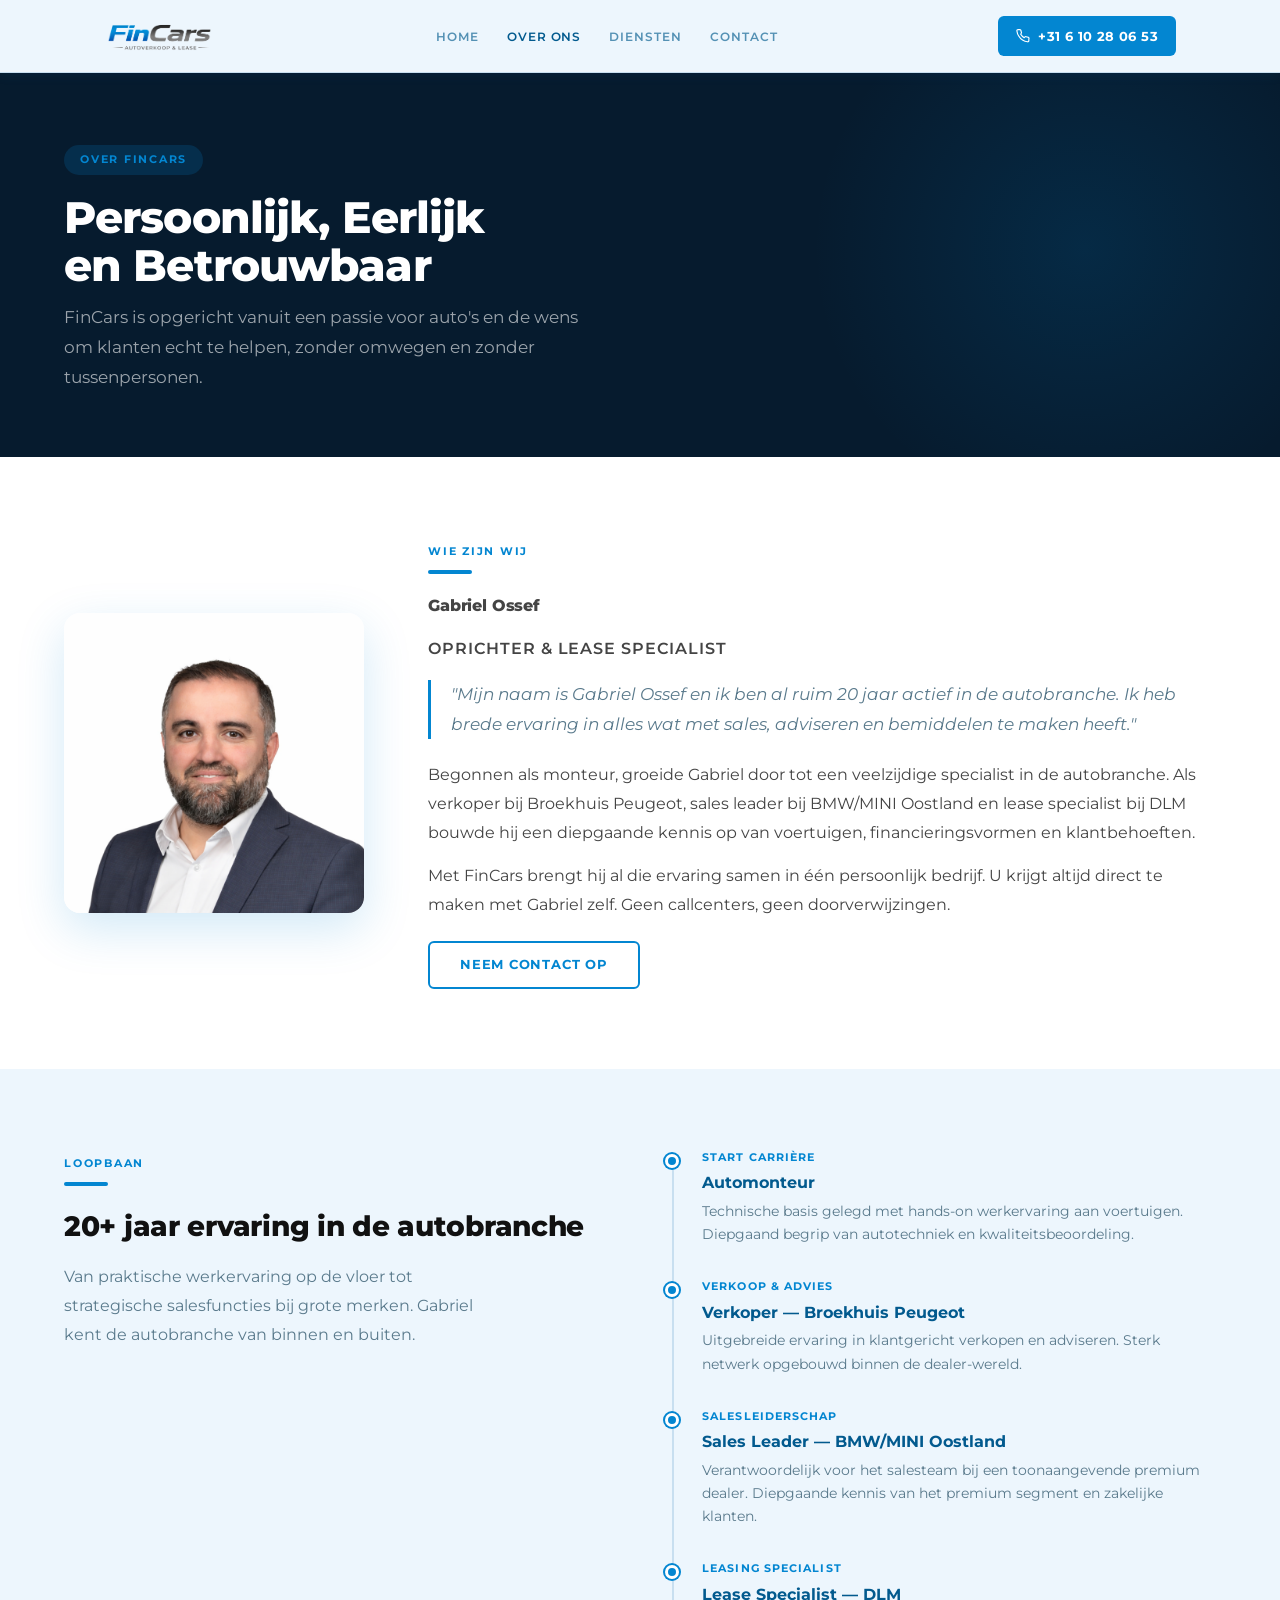
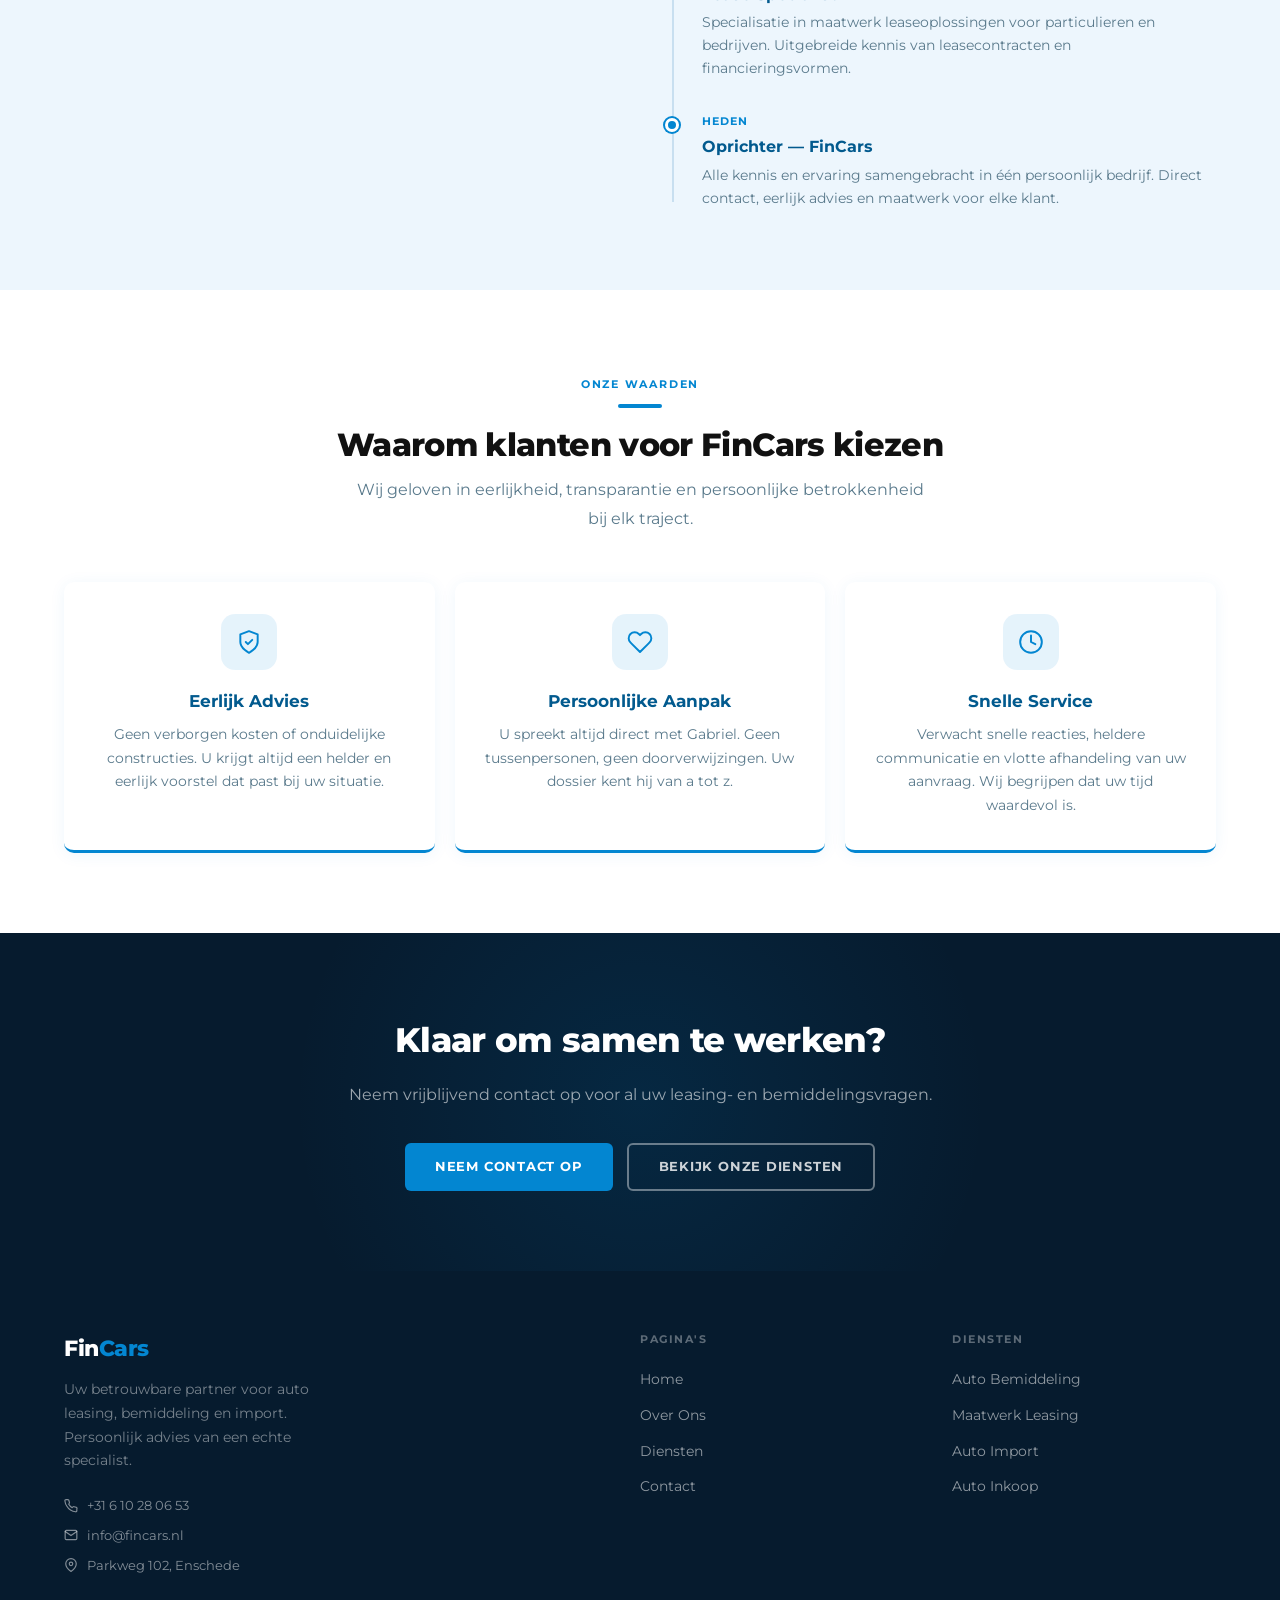
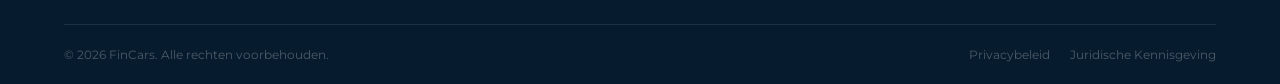
<file: over-ons.html>
<!DOCTYPE html>
<html lang="nl">
<head>
  <meta charset="UTF-8">
  <meta name="viewport" content="width=device-width, initial-scale=1.0">
  <title>Over Ons — FinCars</title>
  <meta name="description" content="Maak kennis met Gabriel Ossef, oprichter van FinCars. Meer dan 20 jaar ervaring in de autobranche als monteur, verkoper, sales leader en lease specialist.">
  <link href="https://fonts.googleapis.com/css2?family=Montserrat:wght@400;500;600;700;800&display=swap" rel="stylesheet">
  <link rel="icon" type="image/png" href="/huidig/afbeeldingen/hero-auto-nieuw.png">
  <link rel="stylesheet" href="css/style.css">
</head>
<body>

  <nav class="nav">
    <div class="nav-inner">
      <a href="/" class="nav-logo"><span class="fin">Fin</span><span class="cars">Cars</span></a>
      <a href="/" class="nav-logo-img-wrap">
        <img src="huidig/afbeeldingen/hero-auto-nieuw.png" alt="FinCars" class="nav-logo-img">
      </a>
      <ul class="nav-links">
        <li><a href="/">Home</a></li>
        <li><a href="/over-ons" class="active">Over Ons</a></li>
        <li><a href="/diensten">Diensten</a></li>
        <li><a href="/contact">Contact</a></li>
      </ul>
      <div class="nav-right">
      <a href="tel:+31610280653" class="nav-phone">
        <svg width="14" height="14" viewBox="0 0 24 24" fill="none" stroke="currentColor" stroke-width="2" stroke-linecap="round" stroke-linejoin="round"><path d="M22 16.92v3a2 2 0 0 1-2.18 2 19.79 19.79 0 0 1-8.63-3.07A19.5 19.5 0 0 1 4.69 12 19.79 19.79 0 0 1 1.59 3.33 2 2 0 0 1 3.55 1h3a2 2 0 0 1 2 1.72 12.84 12.84 0 0 0 .7 2.81 2 2 0 0 1-.45 2.11L8.09 8.91a16 16 0 0 0 6 6l1.27-1.27a2 2 0 0 1 2.11-.45 12.84 12.84 0 0 0 2.81.7A2 2 0 0 1 22 16.92z"/></svg>
        +31 6 10 28 06 53
      </a>
      <a href="tel:+31610280653" class="nav-phone-mobile" aria-label="Bellen">
        <svg width="18" height="18" viewBox="0 0 24 24" fill="none" stroke="currentColor" stroke-width="2" stroke-linecap="round" stroke-linejoin="round"><path d="M22 16.92v3a2 2 0 0 1-2.18 2 19.79 19.79 0 0 1-8.63-3.07A19.5 19.5 0 0 1 4.69 12 19.79 19.79 0 0 1 1.59 3.33 2 2 0 0 1 3.55 1h3a2 2 0 0 1 2 1.72 12.84 12.84 0 0 0 .7 2.81 2 2 0 0 1-.45 2.11L8.09 8.91a16 16 0 0 0 6 6l1.27-1.27a2 2 0 0 1 2.11-.45 12.84 12.84 0 0 0 2.81.7A2 2 0 0 1 22 16.92z"/></svg>
      </a>
      <button class="nav-hamburger" id="hamburger" aria-label="Menu openen">
        <span></span><span></span><span></span>
      </button>
      </div>
    </div>
  </nav>

  <div class="nav-mobile" id="mobileNav">
    <ul>
      <li><a href="/">Home</a></li>
      <li><a href="/over-ons" class="active">Over Ons</a></li>
      <li><a href="/diensten">Diensten</a></li>
      <li><a href="/contact">Contact</a></li>
    </ul>
    <a href="tel:+31610280653" class="nav-mobile-phone">
      <svg width="16" height="16" viewBox="0 0 24 24" fill="none" stroke="currentColor" stroke-width="2" stroke-linecap="round" stroke-linejoin="round"><path d="M22 16.92v3a2 2 0 0 1-2.18 2 19.79 19.79 0 0 1-8.63-3.07A19.5 19.5 0 0 1 4.69 12 19.79 19.79 0 0 1 1.59 3.33 2 2 0 0 1 3.55 1h3a2 2 0 0 1 2 1.72 12.84 12.84 0 0 0 .7 2.81 2 2 0 0 1-.45 2.11L8.09 8.91a16 16 0 0 0 6 6l1.27-1.27a2 2 0 0 1 2.11-.45 12.84 12.84 0 0 0 2.81.7A2 2 0 0 1 22 16.92z"/></svg>
      +31 6 10 28 06 53
    </a>
  </div>

  <!-- PAGE HERO -->
  <section class="page-hero">
    <div class="page-hero-inner">
      <span class="page-hero-tag">Over FinCars</span>
      <h1>Persoonlijk, Eerlijk<br>en Betrouwbaar</h1>
      <p>FinCars is opgericht vanuit een passie voor auto's en de wens om klanten echt te helpen, zonder omwegen en zonder tussenpersonen.</p>
    </div>
  </section>

  <!-- GABRIEL STORY -->
  <section class="section section-white">
    <div class="section-inner">
      <div class="about-grid">
        <img src="huidig/afbeeldingen/profiel-gabriel.png" alt="Gabriel Ossef" class="about-photo">
        <div class="about-text">
          <span class="section-tag">Wie zijn wij</span>
          <div class="accent-line"></div>
          <p class="about-name">Gabriel Ossef</p>
          <p class="about-title">Oprichter &amp; Lease Specialist</p>
          <blockquote>"Mijn naam is Gabriel Ossef en ik ben al ruim 20 jaar actief in de autobranche. Ik heb brede ervaring in alles wat met sales, adviseren en bemiddelen te maken heeft."</blockquote>
          <p>Begonnen als monteur, groeide Gabriel door tot een veelzijdige specialist in de autobranche. Als verkoper bij Broekhuis Peugeot, sales leader bij BMW/MINI Oostland en lease specialist bij DLM bouwde hij een diepgaande kennis op van voertuigen, financieringsvormen en klantbehoeften.</p>
          <p>Met FinCars brengt hij al die ervaring samen in één persoonlijk bedrijf. U krijgt altijd direct te maken met Gabriel zelf. Geen callcenters, geen doorverwijzingen.</p>
          <a href="/contact" class="btn btn-outline-dark">Neem contact op</a>
        </div>
      </div>
    </div>
  </section>

  <!-- CARRIÈRE TIJDLIJN -->
  <section class="section section-licht">
    <div class="section-inner">
      <div class="timeline-grid">
        <div>
          <span class="section-tag">Loopbaan</span>
          <div class="accent-line"></div>
          <h2 style="font-size:28px; font-weight:800; color:var(--zwart); letter-spacing:-0.01em; margin-bottom:14px;">20+ jaar ervaring in de autobranche</h2>
          <p style="font-size:16px; color:var(--tekst-licht); line-height:1.8; max-width:420px;">Van praktische werkervaring op de vloer tot strategische salesfuncties bij grote merken. Gabriel kent de autobranche van binnen en buiten.</p>
        </div>
        <div class="timeline">
          <div class="timeline-item">
            <div class="timeline-year">Start carrière</div>
            <h4>Automonteur</h4>
            <p>Technische basis gelegd met hands-on werkervaring aan voertuigen. Diepgaand begrip van autotechniek en kwaliteitsbeoordeling.</p>
          </div>
          <div class="timeline-item">
            <div class="timeline-year">Verkoop &amp; advies</div>
            <h4>Verkoper — Broekhuis Peugeot</h4>
            <p>Uitgebreide ervaring in klantgericht verkopen en adviseren. Sterk netwerk opgebouwd binnen de dealer-wereld.</p>
          </div>
          <div class="timeline-item">
            <div class="timeline-year">Salesleiderschap</div>
            <h4>Sales Leader — BMW/MINI Oostland</h4>
            <p>Verantwoordelijk voor het salesteam bij een toonaangevende premium dealer. Diepgaande kennis van het premium segment en zakelijke klanten.</p>
          </div>
          <div class="timeline-item">
            <div class="timeline-year">Leasing specialist</div>
            <h4>Lease Specialist — DLM</h4>
            <p>Specialisatie in maatwerk leaseoplossingen voor particulieren en bedrijven. Uitgebreide kennis van leasecontracten en financieringsvormen.</p>
          </div>
          <div class="timeline-item">
            <div class="timeline-year">Heden</div>
            <h4>Oprichter — FinCars</h4>
            <p>Alle kennis en ervaring samengebracht in één persoonlijk bedrijf. Direct contact, eerlijk advies en maatwerk voor elke klant.</p>
          </div>
        </div>
      </div>
    </div>
  </section>

  <!-- WAARDEN -->
  <section class="section section-white">
    <div class="section-inner">
      <div class="section-header center">
        <span class="section-tag">Onze waarden</span>
        <div class="accent-line"></div>
        <h2>Waarom klanten voor FinCars kiezen</h2>
        <p>Wij geloven in eerlijkheid, transparantie en persoonlijke betrokkenheid bij elk traject.</p>
      </div>
      <div class="waarden-grid">
        <div class="waarde-card">
          <div class="waarde-card-icon">
            <svg width="26" height="26" viewBox="0 0 24 24" fill="none" stroke="#0386D1" stroke-width="1.8" stroke-linecap="round" stroke-linejoin="round">
              <path d="M12 22s8-4 8-10V5l-8-3-8 3v7c0 6 8 10 8 10z"/>
              <polyline points="9 12 11 14 15 10"/>
            </svg>
          </div>
          <h3>Eerlijk Advies</h3>
          <p>Geen verborgen kosten of onduidelijke constructies. U krijgt altijd een helder en eerlijk voorstel dat past bij uw situatie.</p>
        </div>
        <div class="waarde-card">
          <div class="waarde-card-icon">
            <svg width="26" height="26" viewBox="0 0 24 24" fill="none" stroke="#0386D1" stroke-width="1.8" stroke-linecap="round" stroke-linejoin="round">
              <path d="M20.84 4.61a5.5 5.5 0 0 0-7.78 0L12 5.67l-1.06-1.06a5.5 5.5 0 0 0-7.78 7.78l1.06 1.06L12 21.23l7.78-7.78 1.06-1.06a5.5 5.5 0 0 0 0-7.78z"/>
            </svg>
          </div>
          <h3>Persoonlijke Aanpak</h3>
          <p>U spreekt altijd direct met Gabriel. Geen tussenpersonen, geen doorverwijzingen. Uw dossier kent hij van a tot z.</p>
        </div>
        <div class="waarde-card">
          <div class="waarde-card-icon">
            <svg width="26" height="26" viewBox="0 0 24 24" fill="none" stroke="#0386D1" stroke-width="1.8" stroke-linecap="round" stroke-linejoin="round">
              <circle cx="12" cy="12" r="10"/>
              <polyline points="12 6 12 12 16 14"/>
            </svg>
          </div>
          <h3>Snelle Service</h3>
          <p>Verwacht snelle reacties, heldere communicatie en vlotte afhandeling van uw aanvraag. Wij begrijpen dat uw tijd waardevol is.</p>
        </div>
      </div>
    </div>
  </section>

  <!-- CTA -->
  <section class="cta-section">
    <div class="cta-inner">
      <h2>Klaar om samen te werken?</h2>
      <p>Neem vrijblijvend contact op voor al uw leasing- en bemiddelingsvragen.</p>
      <div class="cta-btns">
        <a href="/contact" class="btn btn-primary">Neem contact op</a>
        <a href="/diensten" class="btn btn-outline">Bekijk onze diensten</a>
      </div>
    </div>
  </section>

  <!-- FOOTER -->
  <footer class="footer">
    <div class="footer-inner">
      <div class="footer-grid">
        <div>
          <div class="footer-logo"><span class="fin">Fin</span><span class="cars">Cars</span></div>
          <p class="footer-tagline">Uw betrouwbare partner voor auto leasing, bemiddeling en import. Persoonlijk advies van een echte specialist.</p>
          <div class="footer-contact-info">
            <a href="tel:+31610280653">
              <svg width="14" height="14" viewBox="0 0 24 24" fill="none" stroke="currentColor" stroke-width="2" stroke-linecap="round" stroke-linejoin="round"><path d="M22 16.92v3a2 2 0 0 1-2.18 2 19.79 19.79 0 0 1-8.63-3.07A19.5 19.5 0 0 1 4.69 12 19.79 19.79 0 0 1 1.59 3.33 2 2 0 0 1 3.55 1h3a2 2 0 0 1 2 1.72 12.84 12.84 0 0 0 .7 2.81 2 2 0 0 1-.45 2.11L8.09 8.91a16 16 0 0 0 6 6l1.27-1.27a2 2 0 0 1 2.11-.45 12.84 12.84 0 0 0 2.81.7A2 2 0 0 1 22 16.92z"/></svg>
              +31 6 10 28 06 53
            </a>
            <a href="mailto:info@fincars.nl">
              <svg width="14" height="14" viewBox="0 0 24 24" fill="none" stroke="currentColor" stroke-width="2" stroke-linecap="round" stroke-linejoin="round"><path d="M4 4h16c1.1 0 2 .9 2 2v12c0 1.1-.9 2-2 2H4c-1.1 0-2-.9-2-2V6c0-1.1.9-2 2-2z"/><polyline points="22,6 12,13 2,6"/></svg>
              info@fincars.nl
            </a>
            <a href="#">
              <svg width="14" height="14" viewBox="0 0 24 24" fill="none" stroke="currentColor" stroke-width="2" stroke-linecap="round" stroke-linejoin="round"><path d="M21 10c0 7-9 13-9 13s-9-6-9-13a9 9 0 0 1 18 0z"/><circle cx="12" cy="10" r="3"/></svg>
              Parkweg 102, Enschede
            </a>
          </div>
        </div>
        <div class="footer-col">
          <h4>Pagina's</h4>
          <ul>
            <li><a href="/">Home</a></li>
            <li><a href="/over-ons">Over Ons</a></li>
            <li><a href="/diensten">Diensten</a></li>
            <li><a href="/contact">Contact</a></li>
          </ul>
        </div>
        <div class="footer-col">
          <h4>Diensten</h4>
          <ul>
            <li><a href="/diensten">Auto Bemiddeling</a></li>
            <li><a href="/diensten">Maatwerk Leasing</a></li>
            <li><a href="/diensten">Auto Import</a></li>
            <li><a href="/diensten">Auto Inkoop</a></li>
          </ul>
        </div>
      </div>
      <div class="footer-bottom">
        <p>&copy; 2026 FinCars. Alle rechten voorbehouden.</p>
        <div class="footer-bottom-links">
          <a href="#">Privacybeleid</a>
          <a href="#">Juridische Kennisgeving</a>
        </div>
      </div>
    </div>
  </footer>

  <script src="js/main.js"></script>
</body>
</html>
</file>
<file: css/style.css>
/* =============================================
   FinCars — Gedeeld Stylesheet
   Montserrat · #0386D1 · #061B2E
   ============================================= */

*, *::before, *::after { box-sizing: border-box; margin: 0; padding: 0; }

:root {
  --main:        #0386D1;
  --accent:      #025A8E;
  --bg-licht:    #EDF6FD;
  --bg-donker:   #061B2E;
  --zwart:       #111111;
  --wit:         #FFFFFF;
  --tekst-licht: #5A7A8C;
  --grijs-rand:  #C8DFF0;
}

html { scroll-behavior: smooth; }

body {
  font-family: 'Montserrat', sans-serif;
  font-size: 16px;
  color: var(--zwart);
  background: var(--wit);
  line-height: 1.6;
}

a { text-decoration: none; color: inherit; }
img { max-width: 100%; height: auto; display: block; }
ul { list-style: none; }

/* =============================================
   NAVIGATIE
   ============================================= */
.nav {
  position: sticky;
  top: 0;
  z-index: 100;
  background: var(--bg-licht);
  border-bottom: 1px solid var(--grijs-rand);
  box-shadow: 0 2px 12px rgba(3,134,209,0.08);
}

.nav-inner {
  max-width: 1200px;
  margin: 0 auto;
  padding: 0 5%;
  height: 72px;
  display: flex;
  align-items: center;
  justify-content: space-between;
  gap: 28px;
}

/* Tekst logo — verborgen, afbeelding wordt gebruikt */
.nav-logo { display: none; }

/* Afbeelding logo — zichtbaar op desktop en mobiel */
.nav-logo-img-wrap { display: flex; flex-shrink: 0; align-items: center; }
.nav-logo-img      { height: 38px; width: auto; }

.nav-links {
  display: flex;
  align-items: center;
  gap: 28px;
  flex: 1;
  justify-content: center;
}

.nav-links a {
  font-size: 12px;
  font-weight: 600;
  letter-spacing: 0.08em;
  text-transform: uppercase;
  color: rgba(2,90,142,0.65);
  transition: color 0.2s;
}
.nav-links a:hover,
.nav-links a.active { color: var(--accent); }

/* Telefoon knop desktop */
.nav-phone {
  display: inline-flex;
  align-items: center;
  gap: 8px;
  background: var(--main);
  color: #fff;
  font-size: 13px;
  font-weight: 700;
  letter-spacing: 0.03em;
  padding: 10px 18px;
  border-radius: 6px;
  transition: background 0.2s;
  flex-shrink: 0;
  white-space: nowrap;
}
.nav-phone:hover { background: var(--accent); color: #fff; }

/* Telefoon icoon knop mobiel */
.nav-phone-mobile {
  display: none;
  align-items: center;
  justify-content: center;
  width: 40px;
  height: 40px;
  background: var(--main);
  color: #fff;
  border-radius: 6px;
  flex-shrink: 0;
  transition: background 0.2s;
}
.nav-phone-mobile:hover { background: var(--accent); }

/* Rechter groep: telefoon + hamburger samen */
.nav-right {
  display: flex;
  align-items: center;
  gap: 10px;
  flex-shrink: 0;
}

.nav-hamburger {
  display: none;
  flex-direction: column;
  gap: 5px;
  cursor: pointer;
  background: none;
  border: none;
  padding: 4px;
  flex-shrink: 0;
}
.nav-hamburger span {
  display: block;
  width: 24px;
  height: 2px;
  background: var(--accent);
  border-radius: 2px;
  transition: all 0.3s;
}
.nav-hamburger.open span:nth-child(1) { transform: translateY(7px) rotate(45deg); }
.nav-hamburger.open span:nth-child(2) { opacity: 0; }
.nav-hamburger.open span:nth-child(3) { transform: translateY(-7px) rotate(-45deg); }

/* Mobiel uitklapmenu */
.nav-mobile {
  display: none;
  position: fixed;
  top: 72px;
  left: 0;
  right: 0;
  z-index: 99;
  background: var(--bg-licht);
  padding: 16px 5% 24px;
  border-top: 1px solid var(--grijs-rand);
  box-shadow: 0 6px 24px rgba(3,134,209,0.10);
}
.nav-mobile.open { display: block; }

.nav-mobile ul { margin-bottom: 16px; }
.nav-mobile ul a {
  display: block;
  font-size: 14px;
  font-weight: 600;
  letter-spacing: 0.06em;
  text-transform: uppercase;
  color: rgba(2,90,142,0.7);
  padding: 13px 0;
  border-bottom: 1px solid var(--grijs-rand);
  transition: color 0.2s;
}
.nav-mobile ul a:hover,
.nav-mobile ul a.active { color: var(--accent); }

/* Telefoon link in mobiel menu */
.nav-mobile-phone {
  display: flex;
  align-items: center;
  justify-content: center;
  gap: 9px;
  background: var(--main);
  color: #fff;
  font-size: 14px;
  font-weight: 700;
  padding: 14px;
  border-radius: 6px;
  transition: background 0.2s;
  letter-spacing: 0.03em;
}
.nav-mobile-phone:hover { background: var(--accent); color: #fff; }

/* =============================================
   KNOPPEN
   ============================================= */
.btn {
  display: inline-flex;
  align-items: center;
  justify-content: center;
  padding: 14px 30px;
  border-radius: 6px;
  font-family: 'Montserrat', sans-serif;
  font-size: 13px;
  font-weight: 700;
  cursor: pointer;
  border: none;
  letter-spacing: 0.06em;
  text-transform: uppercase;
  transition: all 0.2s;
  line-height: 1.2;
}

.btn-primary { background: var(--main); color: #fff; }
.btn-primary:hover { background: var(--accent); color: #fff; }

.btn-outline {
  background: transparent;
  color: rgba(255,255,255,0.8);
  border: 2px solid rgba(255,255,255,0.4);
}
.btn-outline:hover { border-color: #fff; color: #fff; }

.btn-outline-dark {
  background: transparent;
  color: var(--main);
  border: 2px solid var(--main);
}
.btn-outline-dark:hover { background: var(--main); color: #fff; }

/* =============================================
   HOME HERO
   ============================================= */
.hero {
  background: var(--bg-donker);
  padding: 80px 5% 72px;
  position: relative;
  overflow: hidden;
}
.hero::before {
  content: '';
  position: absolute;
  top: -120px; right: -80px;
  width: 650px; height: 650px;
  border-radius: 50%;
  background: radial-gradient(circle, rgba(3,134,209,0.14) 0%, transparent 70%);
  pointer-events: none;
}

.hero-inner {
  max-width: 1200px;
  margin: 0 auto;
  display: grid;
  grid-template-columns: 1fr 1fr;
  gap: 48px;
  align-items: center;
  position: relative;
  z-index: 1;
}

.hero-tag {
  display: inline-block;
  background: rgba(3,134,209,0.18);
  color: var(--main);
  font-size: 11px;
  font-weight: 700;
  letter-spacing: 0.16em;
  text-transform: uppercase;
  padding: 6px 16px;
  border-radius: 20px;
  margin-bottom: 22px;
}

.hero h1 {
  font-size: 52px;
  font-weight: 800;
  color: #fff;
  line-height: 1.08;
  letter-spacing: -0.02em;
  margin-bottom: 20px;
}
.hero-highlight { color: var(--main); }

.hero-text > p {
  font-size: 17px;
  color: rgba(255,255,255,0.60);
  line-height: 1.75;
  max-width: 460px;
  margin-bottom: 34px;
}

.hero-btns { display: flex; gap: 14px; flex-wrap: wrap; }

.hero-image img {
  width: 100%;
  border-radius: 12px;
  filter: drop-shadow(0 20px 50px rgba(0,0,0,0.45));
}

/* =============================================
   STATS BAR
   ============================================= */
.stats-bar {
  background: var(--wit);
  border-top: 1px solid var(--grijs-rand);
  border-bottom: 1px solid var(--grijs-rand);
}
.stats-bar-inner {
  max-width: 1200px;
  margin: 0 auto;
  padding: 0 5%;
  display: grid;
  grid-template-columns: repeat(4, 1fr);
}
.stat-item {
  text-align: center;
  padding: 32px 20px;
  border-right: 1px solid var(--grijs-rand);
}
.stat-item:last-child { border-right: none; }
.stat-num {
  font-size: 36px;
  font-weight: 800;
  color: var(--accent);
  letter-spacing: -0.02em;
  line-height: 1;
  margin-bottom: 8px;
}
.stat-num span { color: var(--main); }
.stat-label {
  font-size: 12px;
  color: var(--tekst-licht);
  font-weight: 600;
  letter-spacing: 0.05em;
  text-transform: uppercase;
}

/* =============================================
   SECTIES — HELPERS
   ============================================= */
.section { padding: 80px 5%; }
.section-licht  { background: var(--bg-licht); }
.section-donker { background: var(--bg-donker); }
.section-white  { background: var(--wit); }

.section-inner { max-width: 1200px; margin: 0 auto; }

.section-header { margin-bottom: 48px; }
.section-header.center { text-align: center; }
.section-header.center .accent-line { margin: 0 auto 18px; }
.section-header.center p { margin: 0 auto; }

.section-tag {
  display: inline-block;
  font-size: 11px;
  font-weight: 700;
  letter-spacing: 0.16em;
  text-transform: uppercase;
  color: var(--main);
  margin-bottom: 10px;
}

.section-header h2 {
  font-size: 32px;
  font-weight: 800;
  color: var(--zwart);
  letter-spacing: -0.02em;
  line-height: 1.2;
  margin-bottom: 12px;
}
.section-donker .section-header h2 { color: #fff; }
.section-header p {
  font-size: 16px;
  color: var(--tekst-licht);
  max-width: 580px;
  line-height: 1.8;
}
.section-donker .section-header p { color: rgba(255,255,255,0.6); }

.accent-line {
  width: 44px;
  height: 4px;
  background: var(--main);
  border-radius: 2px;
  margin-bottom: 18px;
}

/* =============================================
   SERVICE CARDS
   ============================================= */
.cards-grid {
  display: grid;
  grid-template-columns: repeat(3, 1fr);
  gap: 20px;
}

.service-card {
  background: var(--wit);
  border-radius: 10px;
  padding: 32px 28px;
  border-top: 4px solid var(--main);
  box-shadow: 0 2px 16px rgba(3,134,209,0.08);
  transition: transform 0.2s, box-shadow 0.2s;
}
.service-card:hover {
  transform: translateY(-4px);
  box-shadow: 0 10px 32px rgba(3,134,209,0.14);
}

.service-card-icon {
  width: 48px;
  height: 48px;
  background: rgba(3,134,209,0.10);
  border-radius: 10px;
  display: flex;
  align-items: center;
  justify-content: center;
  margin-bottom: 20px;
}
.service-card h3 {
  font-size: 17px;
  font-weight: 700;
  color: var(--accent);
  margin-bottom: 10px;
}
.service-card p {
  font-size: 14px;
  color: var(--tekst-licht);
  line-height: 1.7;
}
.cards-center { text-align: center; margin-top: 36px; }

/* =============================================
   ABOUT / PROFIEL GRID
   ============================================= */
.about-grid {
  display: grid;
  grid-template-columns: 300px 1fr;
  gap: 64px;
  align-items: center;
}
.about-photo {
  width: 100%;
  aspect-ratio: 1;
  border-radius: 16px;
  object-fit: cover;
  object-position: center top;
  box-shadow: 0 16px 48px rgba(3,134,209,0.18);
}
.about-text blockquote {
  font-size: 17px;
  font-style: italic;
  color: var(--tekst-licht);
  border-left: 3px solid var(--main);
  padding-left: 20px;
  margin: 16px 0 22px;
  line-height: 1.75;
}
.about-text p {
  font-size: 16px;
  color: #444;
  line-height: 1.8;
  margin-bottom: 14px;
}
.about-text .btn { margin-top: 8px; }
.about-name {
  font-size: 28px;
  font-weight: 800;
  color: var(--zwart);
  letter-spacing: -0.01em;
  margin-bottom: 4px;
}
.about-title {
  font-size: 13px;
  font-weight: 600;
  color: var(--main);
  letter-spacing: 0.06em;
  text-transform: uppercase;
  margin-bottom: 6px;
}

/* =============================================
   CTA SECTIE
   ============================================= */
.cta-section {
  background: var(--bg-donker);
  padding: 80px 5%;
  text-align: center;
  position: relative;
  overflow: hidden;
}
.cta-section::before {
  content: '';
  position: absolute;
  top: 50%; left: 50%;
  transform: translate(-50%, -50%);
  width: 700px; height: 700px;
  border-radius: 50%;
  background: radial-gradient(circle, rgba(3,134,209,0.12) 0%, transparent 70%);
  pointer-events: none;
}
.cta-inner {
  position: relative;
  z-index: 1;
  max-width: 600px;
  margin: 0 auto;
}
.cta-section h2 {
  font-size: 34px;
  font-weight: 800;
  color: #fff;
  letter-spacing: -0.02em;
  margin-bottom: 14px;
}
.cta-section p {
  font-size: 16px;
  color: rgba(255,255,255,0.6);
  line-height: 1.75;
  margin-bottom: 34px;
}
.cta-btns { display: flex; gap: 14px; justify-content: center; flex-wrap: wrap; }

/* =============================================
   PAGE HERO (subpagina's)
   ============================================= */
.page-hero {
  background: var(--bg-donker);
  padding: 72px 5% 64px;
  position: relative;
  overflow: hidden;
}
.page-hero::before {
  content: '';
  position: absolute;
  top: -100px; right: -80px;
  width: 550px; height: 550px;
  border-radius: 50%;
  background: radial-gradient(circle, rgba(3,134,209,0.14) 0%, transparent 70%);
  pointer-events: none;
}
.page-hero-inner {
  max-width: 1200px;
  margin: 0 auto;
  position: relative;
  z-index: 1;
}
.page-hero-tag {
  display: inline-block;
  background: rgba(3,134,209,0.18);
  color: var(--main);
  font-size: 11px;
  font-weight: 700;
  letter-spacing: 0.16em;
  text-transform: uppercase;
  padding: 6px 16px;
  border-radius: 20px;
  margin-bottom: 18px;
}
.page-hero h1 {
  font-size: 44px;
  font-weight: 800;
  color: #fff;
  letter-spacing: -0.02em;
  line-height: 1.1;
  margin-bottom: 14px;
}
.page-hero-inner > p {
  font-size: 17px;
  color: rgba(255,255,255,0.60);
  max-width: 520px;
  line-height: 1.75;
}

/* =============================================
   CONTACT INFO CARDS
   ============================================= */
.contact-layout {
  max-width: 1200px;
  margin: 0 auto;
  display: grid;
  grid-template-columns: 1fr 1.2fr;
  gap: 56px;
  align-items: start;
}
.contact-info-cards { display: flex; flex-direction: column; gap: 14px; }
.contact-card {
  display: flex;
  align-items: flex-start;
  gap: 16px;
  background: var(--wit);
  border-radius: 10px;
  padding: 20px 22px;
  border-left: 3px solid var(--main);
  box-shadow: 0 2px 12px rgba(3,134,209,0.07);
}
.contact-card-icon {
  flex-shrink: 0;
  width: 42px;
  height: 42px;
  background: rgba(3,134,209,0.10);
  border-radius: 8px;
  display: flex;
  align-items: center;
  justify-content: center;
}
.contact-card-text h4 {
  font-size: 11px;
  font-weight: 700;
  color: var(--tekst-licht);
  text-transform: uppercase;
  letter-spacing: 0.10em;
  margin-bottom: 4px;
}
.contact-card-text p,
.contact-card-text a {
  font-size: 15px;
  font-weight: 600;
  color: var(--zwart);
  line-height: 1.5;
}
.contact-card-text a:hover { color: var(--main); }

.contact-note {
  font-size: 14px;
  color: var(--tekst-licht);
  line-height: 1.7;
  margin-top: 20px;
  padding: 16px 20px;
  background: var(--wit);
  border-radius: 8px;
  border: 1px solid var(--grijs-rand);
}

/* =============================================
   CONTACTFORMULIER
   ============================================= */
.form-box {
  background: var(--wit);
  border-radius: 12px;
  padding: 36px 32px;
  box-shadow: 0 4px 24px rgba(3,134,209,0.09);
  border: 1px solid var(--grijs-rand);
}
.form-box h3 {
  font-size: 20px;
  font-weight: 800;
  color: var(--zwart);
  margin-bottom: 24px;
  letter-spacing: -0.01em;
}
.form-group {
  display: flex;
  flex-direction: column;
  gap: 6px;
  margin-bottom: 18px;
}
.form-group label {
  font-size: 13px;
  font-weight: 600;
  color: var(--zwart);
  letter-spacing: 0.02em;
}
.form-group input,
.form-group select,
.form-group textarea {
  font-family: 'Montserrat', sans-serif;
  font-size: 15px;
  color: var(--zwart);
  background: var(--bg-licht);
  border: 1.5px solid var(--grijs-rand);
  border-radius: 6px;
  padding: 12px 15px;
  transition: border-color 0.2s, background 0.2s;
  outline: none;
  width: 100%;
}
.form-group input:focus,
.form-group select:focus,
.form-group textarea:focus {
  border-color: var(--main);
  background: #fff;
}
.form-group textarea { resize: vertical; min-height: 130px; }

.form-row {
  display: grid;
  grid-template-columns: 1fr 1fr;
  gap: 16px;
}
.form-check {
  display: flex;
  align-items: flex-start;
  gap: 12px;
  margin-bottom: 22px;
}
.form-check input[type="checkbox"] {
  flex-shrink: 0;
  width: 17px;
  height: 17px;
  margin-top: 2px;
  accent-color: var(--main);
  cursor: pointer;
}
.form-check label {
  font-size: 13px;
  color: var(--tekst-licht);
  line-height: 1.6;
  cursor: pointer;
}
.form-check a { color: var(--main); }
.form-check a:hover { text-decoration: underline; }

.form-status {
  padding: 13px 16px;
  border-radius: 6px;
  font-size: 14px;
  font-weight: 600;
  margin-bottom: 18px;
  display: none;
}
.form-status.success {
  background: #d4f0e0;
  color: #1a6640;
  border: 1px solid #a8dbb9;
  display: block;
}
.form-status.error {
  background: #fde8e8;
  color: #8b1a1a;
  border: 1px solid #f5c0c0;
  display: block;
}

/* =============================================
   FOOTER
   ============================================= */
.footer {
  background: var(--bg-donker);
  padding: 60px 5% 0;
}
.footer-inner { max-width: 1200px; margin: 0 auto; }
.footer-grid {
  display: grid;
  grid-template-columns: 2fr 1fr 1fr;
  gap: 48px;
  padding-bottom: 48px;
  border-bottom: 1px solid rgba(255,255,255,0.09);
}
.footer-logo {
  font-size: 22px;
  font-weight: 800;
  letter-spacing: -0.02em;
  margin-bottom: 12px;
  display: flex;
  align-items: baseline;
}
.footer-logo .fin  { color: #fff; }
.footer-logo .cars { color: var(--main); }
.footer-tagline {
  font-size: 14px;
  color: rgba(255,255,255,0.45);
  line-height: 1.7;
  margin-bottom: 22px;
  max-width: 280px;
}
.footer-contact-info { display: flex; flex-direction: column; gap: 9px; }
.footer-contact-info a {
  font-size: 13px;
  color: rgba(255,255,255,0.50);
  display: flex;
  align-items: center;
  gap: 9px;
  transition: color 0.2s;
}
.footer-contact-info a:hover { color: var(--main); }
.footer-col h4 {
  font-size: 11px;
  font-weight: 700;
  letter-spacing: 0.14em;
  text-transform: uppercase;
  color: rgba(255,255,255,0.35);
  margin-bottom: 18px;
}
.footer-col ul { display: flex; flex-direction: column; gap: 10px; }
.footer-col ul a {
  font-size: 14px;
  color: rgba(255,255,255,0.55);
  transition: color 0.2s;
}
.footer-col ul a:hover { color: #fff; }
.footer-bottom {
  padding: 20px 0;
  display: flex;
  align-items: center;
  justify-content: space-between;
  flex-wrap: wrap;
  gap: 10px;
}
.footer-bottom p { font-size: 12px; color: rgba(255,255,255,0.28); }
.footer-bottom-links { display: flex; gap: 20px; }
.footer-bottom-links a {
  font-size: 12px;
  color: rgba(255,255,255,0.28);
  transition: color 0.2s;
}
.footer-bottom-links a:hover { color: rgba(255,255,255,0.65); }

/* =============================================
   OVER ONS — TIMELINE
   ============================================= */
.timeline-grid {
  display: grid;
  grid-template-columns: 1fr 1fr;
  gap: 64px;
  align-items: start;
}
.timeline { position: relative; padding-left: 30px; }
.timeline::before {
  content: '';
  position: absolute;
  left: 0; top: 8px; bottom: 8px;
  width: 2px;
  background: var(--grijs-rand);
}
.timeline-item { position: relative; margin-bottom: 32px; }
.timeline-item:last-child { margin-bottom: 0; }
.timeline-item::before {
  content: '';
  position: absolute;
  left: -37px; top: 5px;
  width: 14px; height: 14px;
  border-radius: 50%;
  background: var(--main);
  border: 3px solid var(--wit);
  box-shadow: 0 0 0 2px var(--main);
}
.timeline-item .timeline-year {
  font-size: 11px;
  font-weight: 700;
  letter-spacing: 0.10em;
  color: var(--main);
  text-transform: uppercase;
  margin-bottom: 4px;
}
.timeline-item h4 {
  font-size: 16px;
  font-weight: 700;
  color: var(--accent);
  margin-bottom: 4px;
}
.timeline-item p {
  font-size: 14px;
  color: var(--tekst-licht);
  line-height: 1.65;
}

/* Waarden cards */
.waarden-grid {
  display: grid;
  grid-template-columns: repeat(3, 1fr);
  gap: 20px;
}
.waarde-card {
  background: var(--wit);
  border-radius: 10px;
  padding: 32px 26px;
  text-align: center;
  box-shadow: 0 2px 16px rgba(3,134,209,0.07);
  border-bottom: 3px solid var(--main);
}
.waarde-card-icon {
  width: 56px; height: 56px;
  background: rgba(3,134,209,0.10);
  border-radius: 14px;
  display: flex;
  align-items: center;
  justify-content: center;
  margin: 0 auto 18px;
}
.waarde-card h3 {
  font-size: 17px;
  font-weight: 700;
  color: var(--accent);
  margin-bottom: 8px;
}
.waarde-card p {
  font-size: 14px;
  color: var(--tekst-licht);
  line-height: 1.7;
}

/* =============================================
   DIENSTEN — DETAIL RIJEN
   ============================================= */
.diensten-list { max-width: 1200px; margin: 0 auto; }

.dienst-row {
  display: grid;
  grid-template-columns: 1fr 1fr;
  gap: 64px;
  align-items: center;
  padding: 56px 0;
  border-bottom: 1px solid var(--grijs-rand);
}
.dienst-row:first-child { padding-top: 0; }
.dienst-row:last-child  { border-bottom: none; padding-bottom: 0; }

.dienst-icon-big {
  width: 72px; height: 72px;
  background: rgba(3,134,209,0.10);
  border-radius: 16px;
  display: flex;
  align-items: center;
  justify-content: center;
  margin-bottom: 22px;
}
.dienst-text h3 {
  font-size: 26px;
  font-weight: 800;
  color: var(--zwart);
  letter-spacing: -0.01em;
  margin-bottom: 12px;
}
.dienst-text > p {
  font-size: 16px;
  color: #555;
  line-height: 1.8;
  margin-bottom: 18px;
}
.dienst-list {
  display: flex;
  flex-direction: column;
  gap: 8px;
  margin-bottom: 22px;
}
.dienst-list li {
  display: flex;
  align-items: center;
  gap: 10px;
  font-size: 14px;
  color: var(--tekst-licht);
  font-weight: 500;
}
.dienst-list li::before {
  content: '';
  width: 7px; height: 7px;
  border-radius: 50%;
  background: var(--main);
  flex-shrink: 0;
}
.dienst-visual {
  background: var(--bg-licht);
  border-radius: 16px;
  padding: 48px 40px;
  display: flex;
  align-items: center;
  justify-content: center;
  min-height: 280px;
  border: 1px solid var(--grijs-rand);
}
.dienst-visual img { border-radius: 10px; width: 100%; object-fit: cover; }
.dienst-visual-icon {
  display: flex;
  flex-direction: column;
  align-items: center;
  gap: 16px;
}
.dienst-visual-icon svg { opacity: 0.35; }
.dienst-visual-icon p {
  font-size: 13px;
  color: var(--tekst-licht);
  font-weight: 600;
  text-align: center;
}

/* =============================================
   RESPONSIVE
   ============================================= */
@media (max-width: 1024px) {
  .about-grid { grid-template-columns: 240px 1fr; gap: 40px; }
  .footer-grid { grid-template-columns: 1fr 1fr; }
  .footer-grid > *:first-child { grid-column: 1 / -1; }
  .timeline-grid { grid-template-columns: 1fr; gap: 48px; }
}

@media (max-width: 768px) {
  /* Nav */
  .nav-links { display: none; }
  .nav-phone { font-size: 11px; padding: 9px 11px; gap: 6px; }
  .nav-phone-mobile { display: none; }
  .nav-hamburger { display: flex; }

  /* Hero */
  .hero h1 { font-size: 32px; }
  .hero-inner { grid-template-columns: 1fr; }
  .hero-image { display: none; }

  /* Stats */
  .stats-bar-inner { grid-template-columns: repeat(2, 1fr); }
  .stat-item:nth-child(2) { border-right: none; }
  .stat-item:nth-child(1),
  .stat-item:nth-child(2) { border-bottom: 1px solid var(--grijs-rand); }

  /* Cards */
  .cards-grid { grid-template-columns: 1fr; }
  .waarden-grid { grid-template-columns: 1fr; }

  /* About */
  .about-grid { grid-template-columns: 1fr; gap: 32px; }
  .about-photo { width: 180px; border-radius: 50%; margin: 0 auto; }

  /* Contact */
  .contact-layout { grid-template-columns: 1fr; gap: 36px; }
  .form-row { grid-template-columns: 1fr; }

  /* Footer */
  .footer-grid { grid-template-columns: 1fr; gap: 28px; }
  .footer-bottom { flex-direction: column; text-align: center; }
  .footer-tagline { max-width: 100%; }

  /* CTA */
  .cta-section h2 { font-size: 26px; }
  .cta-btns { flex-direction: column; align-items: center; }
  .cta-btns .btn { width: 100%; max-width: 320px; }

  /* Page hero */
  .page-hero { padding: 56px 5% 48px; }
  .page-hero h1 { font-size: 30px; }
  .page-hero-inner > p { font-size: 15px; }

  /* Diensten */
  .dienst-row { grid-template-columns: 1fr; gap: 32px; }
  .dienst-row .dienst-visual { order: 2; min-height: 160px; padding: 32px; }
  .dienst-row .dienst-text   { order: 1; }
  .dienst-text h3 { font-size: 22px; }

  /* Section */
  .section { padding: 56px 5%; }

  /* Form */
  .form-box { padding: 24px 18px; }
}

@media (max-width: 480px) {
  .hero h1 { font-size: 26px; }
  .page-hero h1 { font-size: 24px; }
  .section-header h2 { font-size: 22px; }
  .stat-num { font-size: 28px; }
  .hero-btns { flex-direction: column; }
  .hero-btns .btn { width: 100%; }
}
</file>
